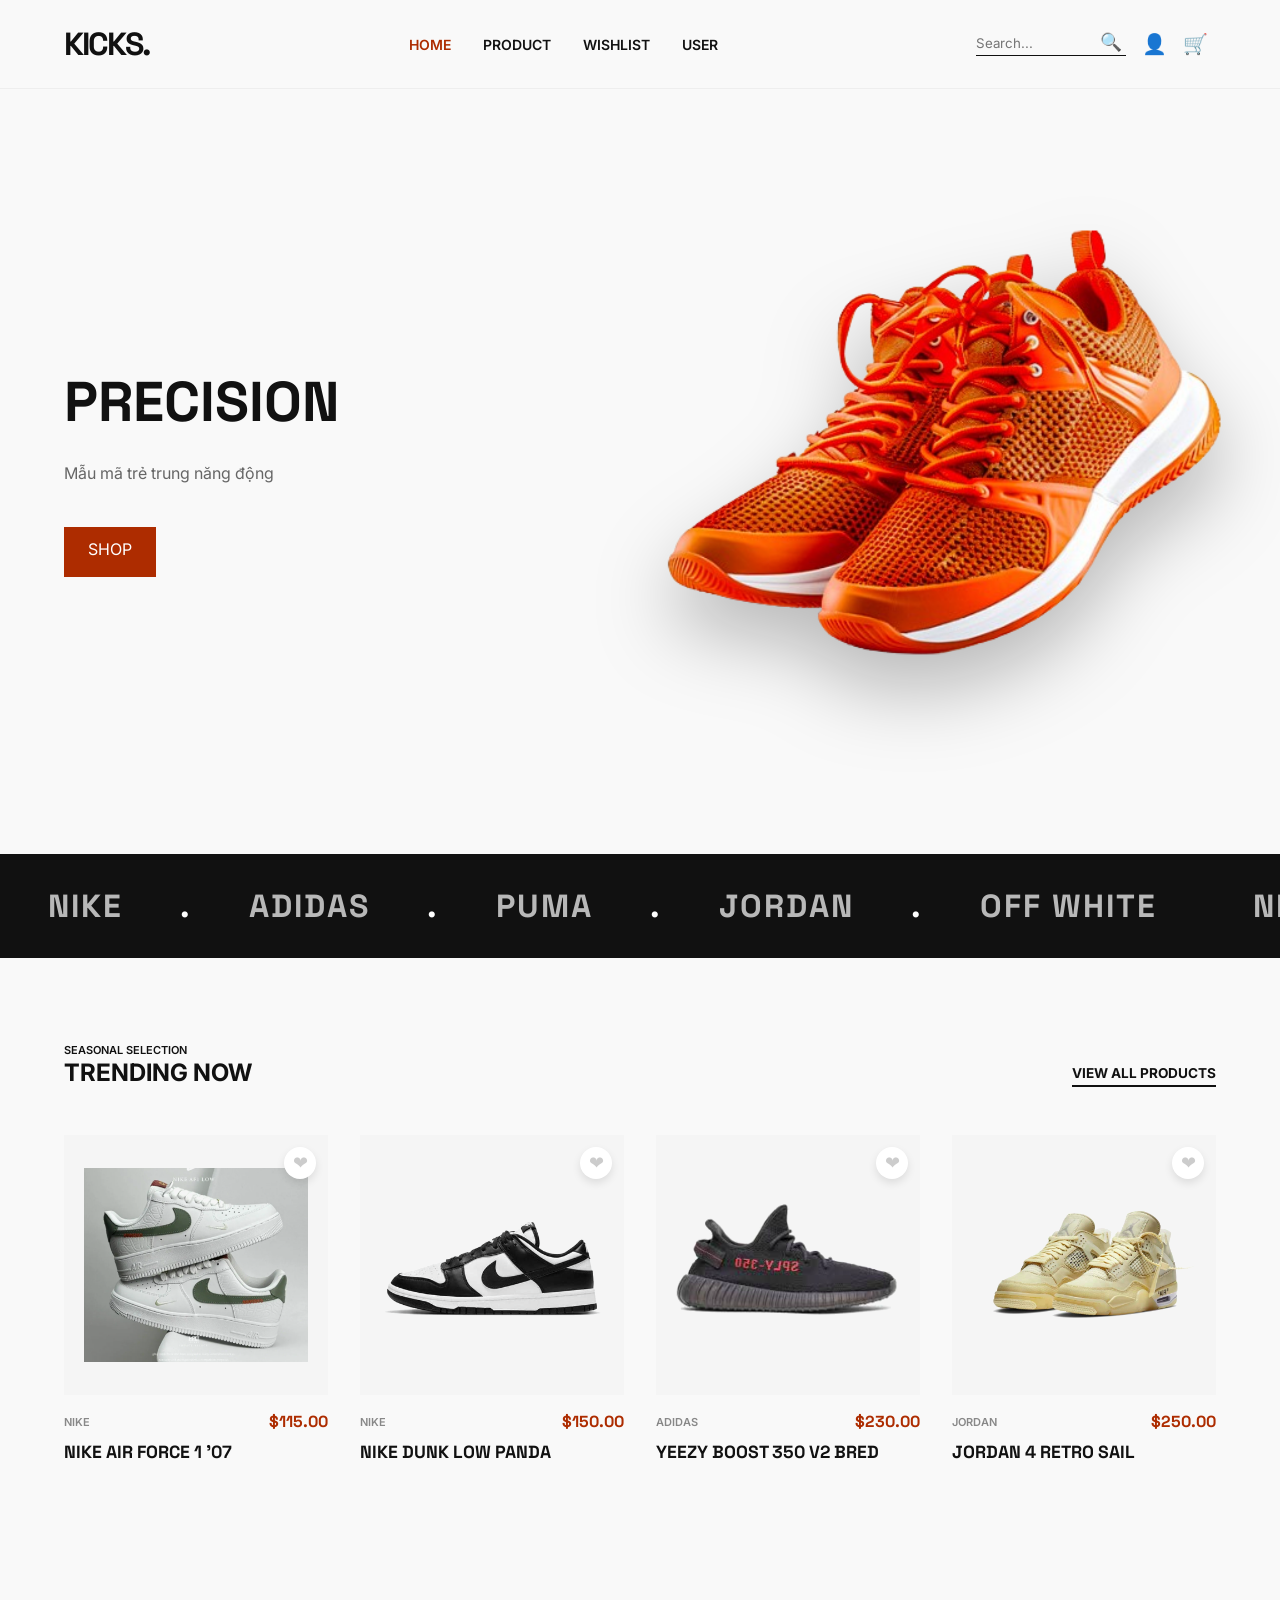
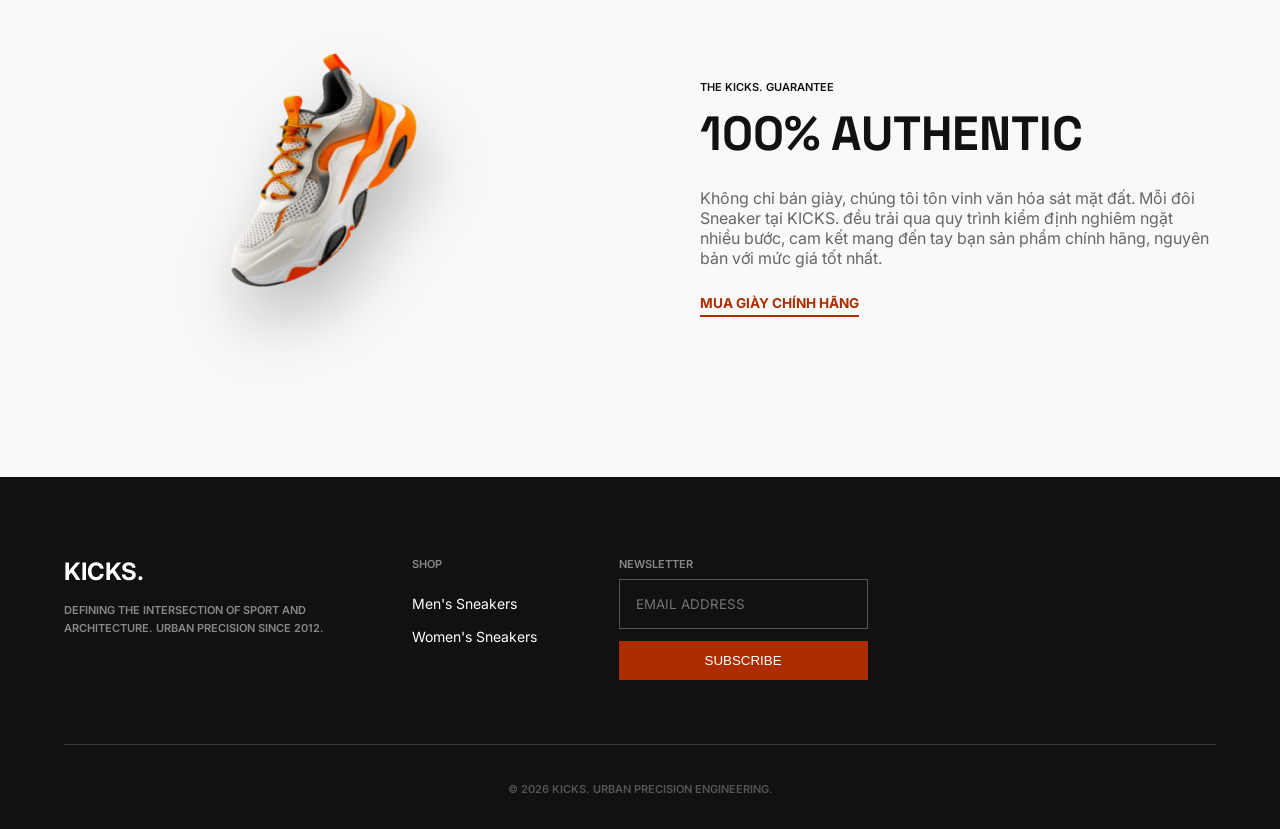
<file: index.html>
<!DOCTYPE html>
<html lang="en">
<head>
    <meta charset="UTF-8">
    <meta name="viewport" content="width=device-width, initial-scale=1.0">
    <title>KICKS. | Urban Precision Footwear</title>

    <link rel="stylesheet" href="css/base.css">
    <link rel="stylesheet" href="css/layout.css">
    <link rel="stylesheet" href="css/components.css">
    
    <link rel="stylesheet" href="css/pages/home.css">
    <link rel="stylesheet" href="css/pages/product.css">

</head>
<body>

    <div id="app-header"></div>

    <main class="home-page">
        
        <section class="hero-section">
            <div class="hero-content">
                <h1 class="display-lg" id="hero-title">
                    </h1>
                <p class="body-md text-gray" id="hero-subtitle"></p>
                
                <div class="hero-actions" id="hero-buttons">
                    </div>
            </div>
            
            <div class="hero-visual">
                <div class="tilted-square" id="hero-image-container">
                    </div>
            </div>
        </section>

        <div class="brand-ticker">
            <div class="ticker-content" id="home-brand-ticker">
                </div>
        </div>

        <section class="trending-section">
            <div class="section-header">
                <div>
                    <span class="label-sm text-primary">SEASONAL SELECTION</span>
                    <h2 class="headline-sm">TRENDING NOW</h2>
                </div>
                <a href="products.html" class="link-underline">VIEW ALL PRODUCTS</a>
            </div>

            <div class="home-product-grid" id="home-trending-list">
                </div>
        </section>

        <section class="promo-section">
            <div class="promo-visual" id="promo-image-container">
                </div>
            
            <div class="promo-content">
                <span class="label-sm text-primary" id="promo-tag"></span>
                <h2 class="display-lg" style="font-size: 3rem; margin-top: 8px;" id="promo-title"></h2>
                <p class="body-md text-gray" style="margin: 24px 0;" id="promo-desc"></p>
                
                <a href="#" class="link-underline text-primary" id="promo-link-text"></a>
            </div>
        </section>

    </main>

    <div id="app-footer"></div>
    <script src="js/toast.js"></script>
    <script src="js/main.js"></script>
</body>
</html>
</file>
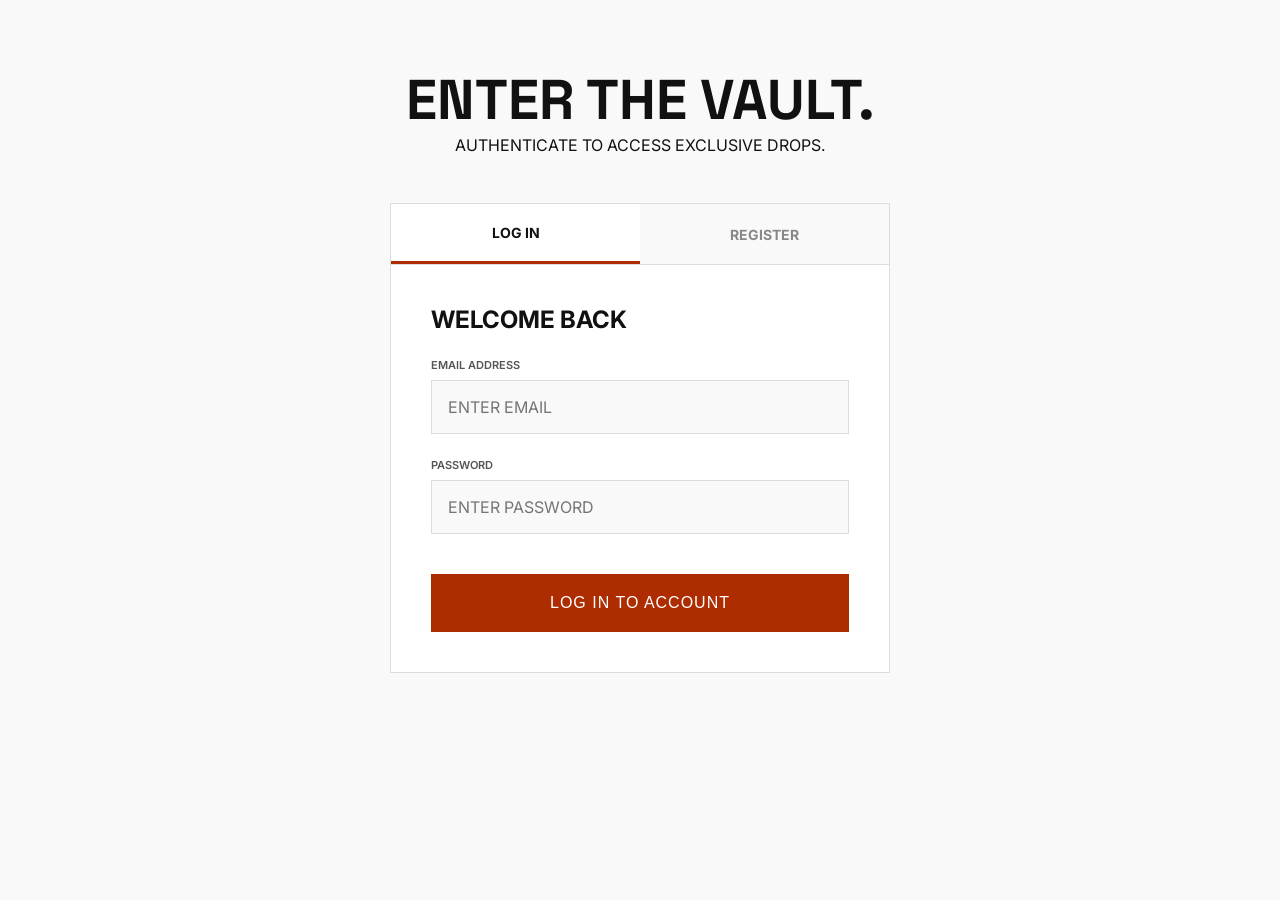
<file: auth.html>
<!DOCTYPE html>
<html lang="en">
<head>
    <meta charset="UTF-8">
    <meta name="viewport" content="width=device-width, initial-scale=1.0">
    <title>KICKS. | Enter The Vault</title>

    <link rel="stylesheet" href="css/base.css">
    <link rel="stylesheet" href="css/layout.css">
    <link rel="stylesheet" href="css/components.css">
    
    <link rel="stylesheet" href="css/pages/auth.css">
</head>
<body>
    <main class="auth-page">
        <div class="page-header">
            <h1 class="display-lg">ENTER THE <span class="text-primary">VAULT.</span></h1>
            <p class="body-md text-gray">AUTHENTICATE TO ACCESS EXCLUSIVE DROPS.</p>
        </div>

        <div class="auth-container">
            
            <div class="auth-tabs">
                <button class="auth-tab-btn active" data-target="login-section">LOG IN</button>
                <button class="auth-tab-btn" data-target="register-section">REGISTER</button>
            </div>

            <section class="auth-section" id="login-section">
                <h2 class="headline-sm" style="margin-bottom: 24px;">WELCOME BACK</h2>
                <form id="login-form">
                    <div class="input-group">
                        <label class="label-sm">EMAIL ADDRESS</label>
                        <input type="email" id="login-email" required placeholder="ENTER EMAIL">
                    </div>
                    <div class="input-group">
                        <label class="label-sm">PASSWORD</label>
                        <input type="password" id="login-password" required placeholder="ENTER PASSWORD">
                    </div>
                    <button type="submit" class="btn btn-primary btn-full">LOG IN TO ACCOUNT</button>
                </form>
            </section>

            <section class="auth-section" id="register-section" style="display: none;">
                <h2 class="headline-sm" style="margin-bottom: 24px;">CREATE ACCOUNT</h2>
                <form id="register-form">
                    <div class="input-group">
                        <label class="label-sm">FULL NAME</label>
                        <input type="text" id="reg-name" required placeholder="ENTER YOUR FULL NAME">
                    </div>
                    <div class="input-group">
                        <label class="label-sm">EMAIL ADDRESS</label>
                        <input type="email" id="reg-email" required placeholder="ENTER EMAIL">
                    </div>
                    <div class="input-group">
                        <label class="label-sm">PASSWORD</label>
                        <input type="password" id="reg-password" required placeholder="CREATE A PASSWORD">
                    </div>
                    <button type="submit" class="btn btn-outline btn-full">REGISTER NOW</button>
                </form>
            </section>

        </div>
    </main>
    <script src="js/toast.js"></script>
    <script src="js/main.js"></script>
    <script src="js/auth.js"></script>
</body>
</html>
</file>
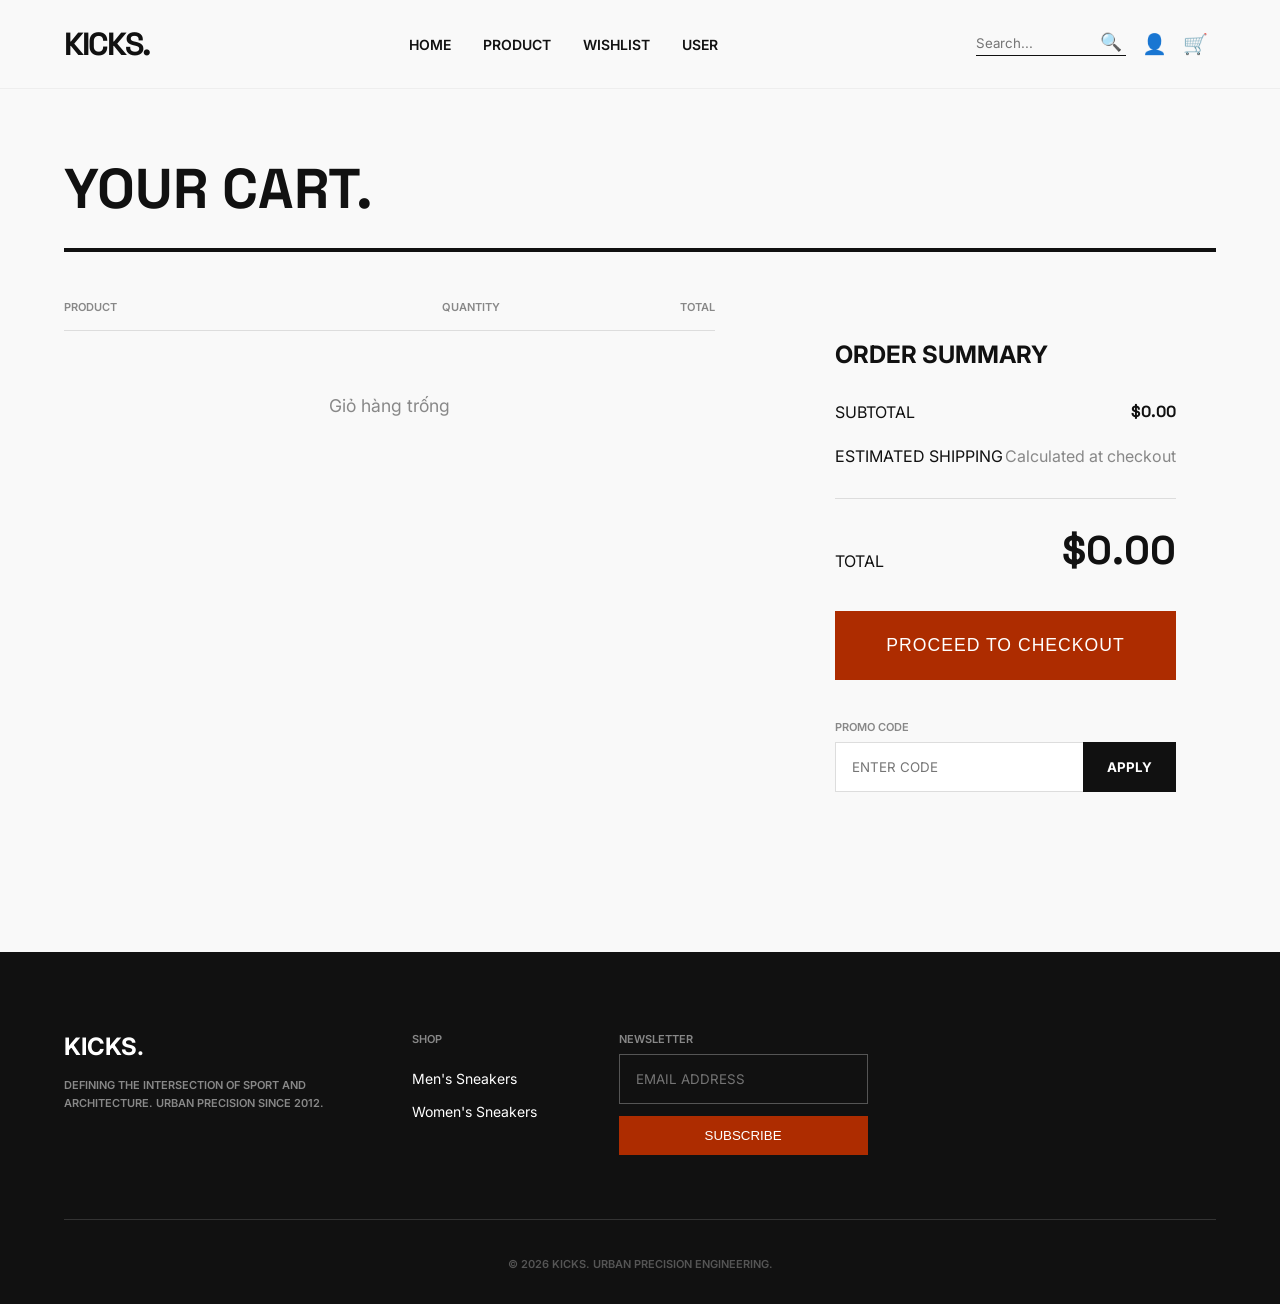
<file: cart.html>
<!DOCTYPE html>
<html lang="en">
<head>
    <meta charset="UTF-8">
    <meta name="viewport" content="width=device-width, initial-scale=1.0">
    <title>KICKS. | Shopping Cart</title>

    <link rel="stylesheet" href="css/base.css">
    <link rel="stylesheet" href="css/layout.css">
    <link rel="stylesheet" href="css/components.css">
    
    <link rel="stylesheet" href="css/pages/cart.css">
</head>
<body>

    <div id="app-header"></div>

    <main class="cart-page">
        
        <div class="page-header">
            <h1 class="display-lg">YOUR <span class="text-primary">CART.</span></h1>
            <p class="body-md text-gray" id="cart-item-count"></p>
        </div>

        <div class="cart-layout">
            
            <section class="cart-items-section">
                <div class="cart-table-header label-sm text-gray">
                    <div class="col-product">PRODUCT</div>
                    <div class="col-quantity">QUANTITY</div>
                    <div class="col-total">TOTAL</div>
                </div>

                <div class="cart-items-container" id="cart-item-list">
                    </div>
            </section>

            <aside class="cart-summary-section">
                <div class="summary-box">
                    <h2 class="headline-sm" style="margin-bottom: 32px;">ORDER SUMMARY</h2>
                    
                    <div class="summary-row">
                        <span class="body-md">SUBTOTAL</span>
                        <span class="body-md font-bold" id="summary-subtotal"></span>
                    </div>
                    
                    <div class="summary-row">
                        <span class="body-md">ESTIMATED SHIPPING</span>
                        <span class="body-md text-gray">Calculated at checkout</span>
                    </div>

                    <div class="summary-divider"></div>

                    <div class="summary-row total-row">
                        <span class="headline-sm">TOTAL</span>
                        <span class="display-sm text-primary" id="summary-total"></span>
                    </div>

                    <button class="btn btn-primary btn-full checkout-btn" id="btn-checkout">PROCEED TO CHECKOUT</button>

                    <div class="promo-code-container">
                        <p class="label-sm text-gray" style="margin-bottom: 8px;">PROMO CODE</p>
                        <div class="promo-input-group">
                            <input type="text" placeholder="ENTER CODE" class="promo-input">
                            <button class="btn-outline apply-btn">APPLY</button>
                        </div>
                    </div>
                </div>
            </aside>

        </div>
    </main>

    <div id="app-footer"></div>
    <script src="js/toast.js"></script>
    <script src="js/cart.js"></script>
    <script src="js/main.js"></script>
</body>
</html>
</file>
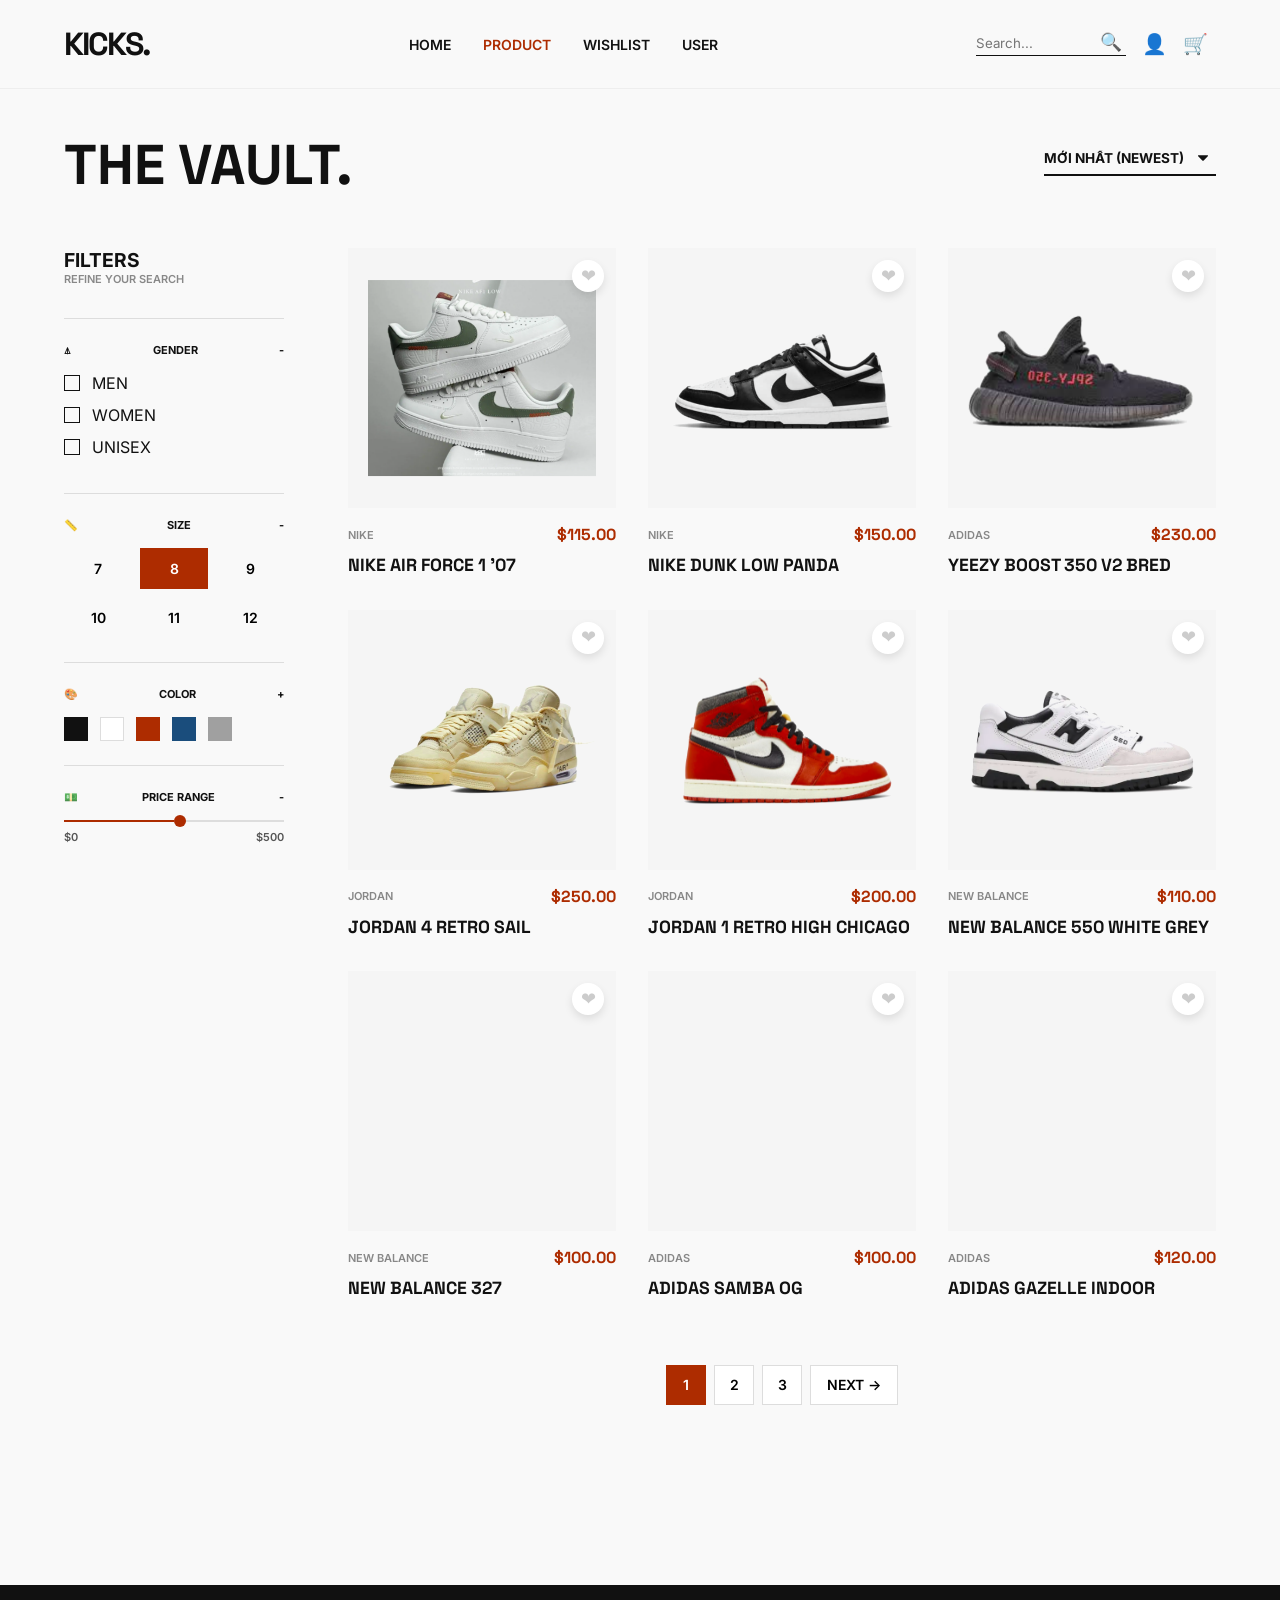
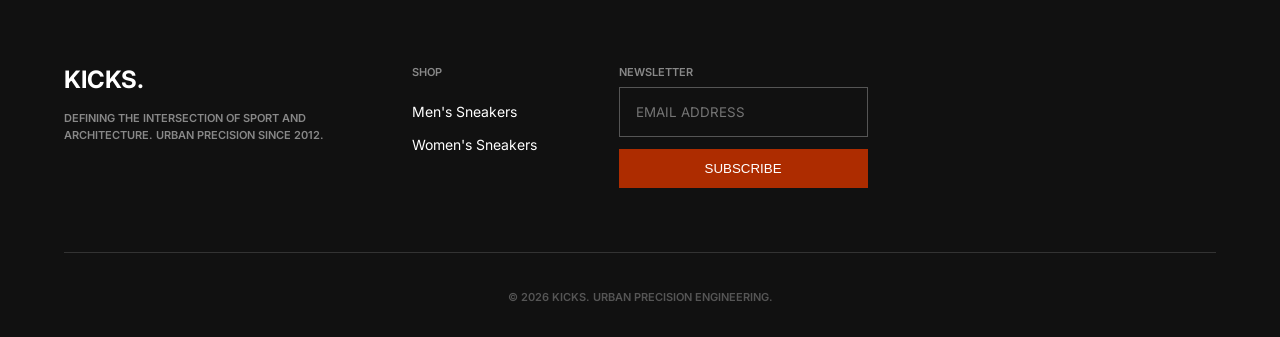
<file: checkout.html>
<!DOCTYPE html>
<html lang="en">
<head>
    <meta charset="UTF-8">
    <meta name="viewport" content="width=device-width, initial-scale=1.0">
    <title>KICKS. | Checkout</title>

    <link rel="stylesheet" href="css/base.css">
    <link rel="stylesheet" href="css/layout.css">
    <link rel="stylesheet" href="css/components.css">
    <link rel="stylesheet" href="css/pages/checkout.css">
</head>
<body>

    <div id="app-header"></div>

    <main class="checkout-page">
        <div class="page-header">
            <h1 class="display-lg">CHECKOUT.</h1>
            <p class="body-md text-gray">HOÀN TẤT ĐƠN HÀNG CỦA BẠN.</p>
        </div>

        <div class="checkout-layout">
            
            <section class="checkout-form-section">
                <h2 class="headline-sm form-section-title">THÔNG TIN GIAO HÀNG</h2>
                <form id="checkout-form" class="checkout-form">
                    
                    <div class="form-row">
                        <div class="input-group">
                            <label>HỌ VÀ TÊN</label>
                            <input type="text" id="co-name" required placeholder="Nhập họ và tên">
                        </div>
                        <div class="input-group">
                            <label>SỐ ĐIỆN THOẠI</label>
                            <input type="tel" id="co-phone" required placeholder="Nhập số điện thoại">
                        </div>
                    </div>
                    
                    <div class="input-group">
                        <label>EMAIL</label>
                        <input type="email" id="co-email" required placeholder="Nhập email liên hệ">
                    </div>

                    <div class="input-group">
                        <label>ĐỊA CHỈ NHẬN HÀNG</label>
                        <textarea id="co-address" rows="3" required placeholder="Số nhà, Tên đường, Phường/Xã, Quận/Huyện..."></textarea>
                    </div>

                    <h2 class="headline-sm form-section-title mt-40">PHƯƠNG THỨC THANH TOÁN</h2>
                    <div class="payment-methods">
                        <label class="payment-method active">
                            <input type="radio" name="payment" value="COD" checked>
                            <span>Thanh toán khi nhận hàng (COD)</span>
                        </label>
                        <label class="payment-method">
                            <input type="radio" name="payment" value="BANK">
                            <span>Chuyển khoản ngân hàng</span>
                        </label>
                    </div>

                    <button type="submit" class="btn btn-primary btn-full btn-checkout-submit">XÁC NHẬN ĐẶT HÀNG</button>
                </form>
            </section>

            <aside class="checkout-summary-section">
                <div class="summary-box">
                    <h2 class="headline-sm summary-title">ORDER SUMMARY</h2>
                    
                    <div id="checkout-item-list" class="checkout-items">
                        </div>

                    <div class="summary-divider"></div>

                    <div class="summary-row">
                        <span>Tạm tính</span>
                        <span class="font-bold" id="co-subtotal">$0.00</span>
                    </div>
                    
                    <div class="summary-row">
                        <span>Phí vận chuyển</span>
                        <span class="text-gray">Miễn phí</span>
                    </div>

                    <div class="summary-divider"></div>

                    <div class="summary-row total-row">
                        <span class="headline-sm">TỔNG CỘNG</span>
                        <span class="display-sm text-primary" id="co-total">$0.00</span>
                    </div>
                </div>
            </aside>

        </div>
    </main>

    <div id="app-footer"></div>

    <script src="js/main.js"></script>
    <script src="js/checkout.js"></script>
</body>
</html>
</file>
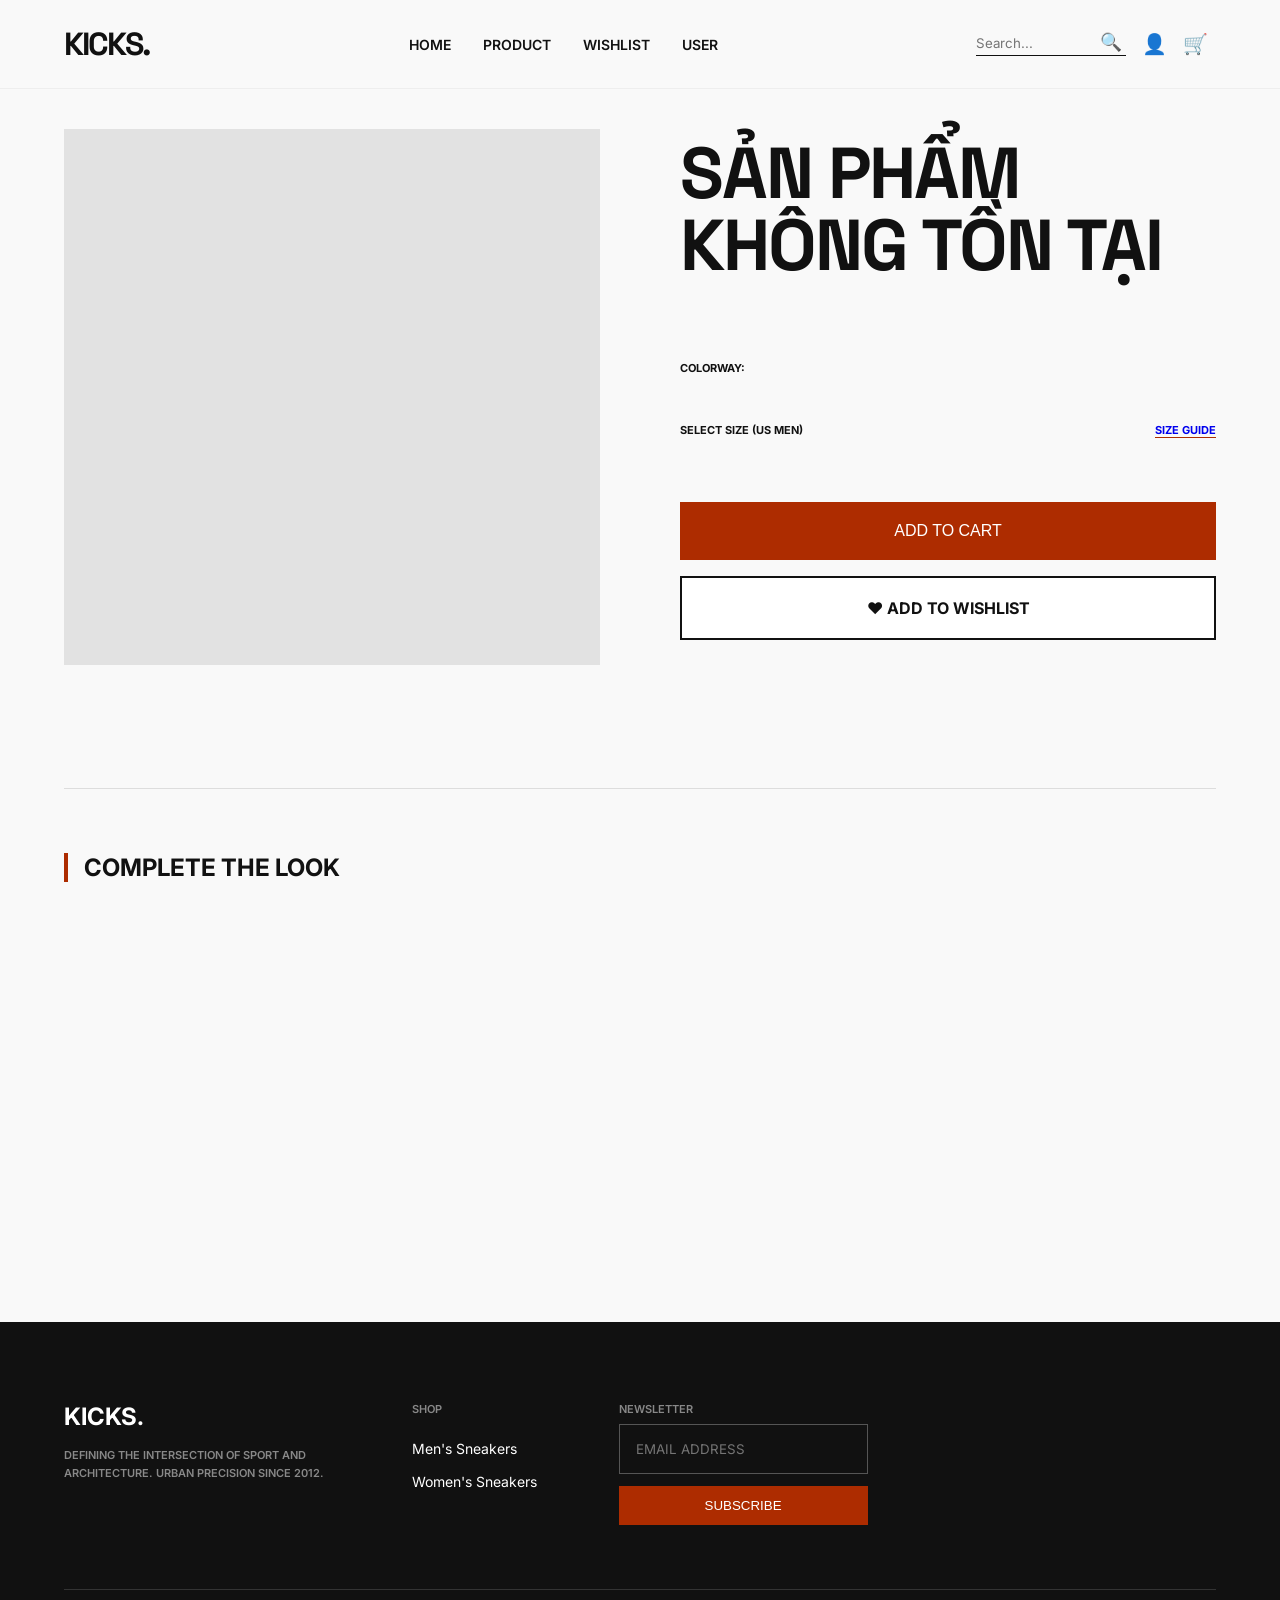
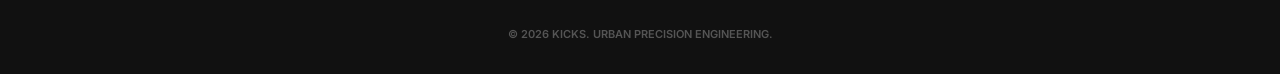
<file: product-detail.html>
<!DOCTYPE html>
<html lang="en">
<head>
    <meta charset="UTF-8">
    <meta name="viewport" content="width=device-width, initial-scale=1.0">
    <title>KICKS. | Product Detail</title>

    <link rel="stylesheet" href="css/base.css">
    <link rel="stylesheet" href="css/layout.css">
    <link rel="stylesheet" href="css/components.css">
    <link rel="stylesheet" href="css/pages/product.css">
    
    <link rel="stylesheet" href="css/pages/product-detail.css">
</head>
<body style="background-color: #f9f9f9;">

    <div id="app-header"></div>

    <main class="pdp-container">
        
        <div class="breadcrumb label-sm" id="pdp-breadcrumb"></div>

        <div class="pdp-main-split">
            
            <div class="pdp-gallery">
                <div class="main-image-container" id="pdp-main-image"></div>
                
                <div class="thumbnail-grid" id="pdp-thumbnails"></div>
            </div>

            <div class="pdp-info">
                
                <div class="info-header">
                    <div class="label-sm text-gray" id="pdp-brand-edition"></div>
                    <h1 class="display-lg pdp-title" id="pdp-title"></h1>
                    <div class="pdp-price text-primary" id="pdp-price"></div>
                </div>

                <div class="body-md text-gray pdp-description" id="pdp-description"></div>

                <div class="pdp-option-section">
                    <div class="option-header label-sm">
                        <span>COLORWAY: <span id="pdp-selected-color"></span></span>
                    </div>
                    <div class="color-swatches" id="pdp-color-grid"></div>
                </div>

                <div class="pdp-option-section">
                    <div class="option-header label-sm">
                        <span>SELECT SIZE (US MEN)</span>
                        <a href="#" class="size-guide-link text-primary">SIZE GUIDE</a>
                    </div>
                    <div class="size-grid" id="pdp-size-grid"></div>
                </div>

                <div class="pdp-actions">
                    <button class="btn btn-primary btn-full" id="btn-add-cart">ADD TO CART</button>
                    <button class="btn btn-outline btn-full" id="btn-add-wishlist">♥ ADD TO WISHLIST</button>
                </div>

                <div class="pdp-accordions" id="pdp-accordion-list">
                    </div>

            </div>
        </div>

        <section class="pdp-cross-sell">
            <div class="section-title-bar">
                <h2 class="headline-sm">COMPLETE THE LOOK</h2>
            </div>
            
            <div class="cross-sell-grid" id="pdp-cross-sell-list"></div>
        </section>

    </main>

    <div id="app-footer"></div>
    <script src="js/toast.js"></script>
    <script src="js/cart.js"></script>
    <script src="js/main.js"></script>
</body>
</html>
</file>
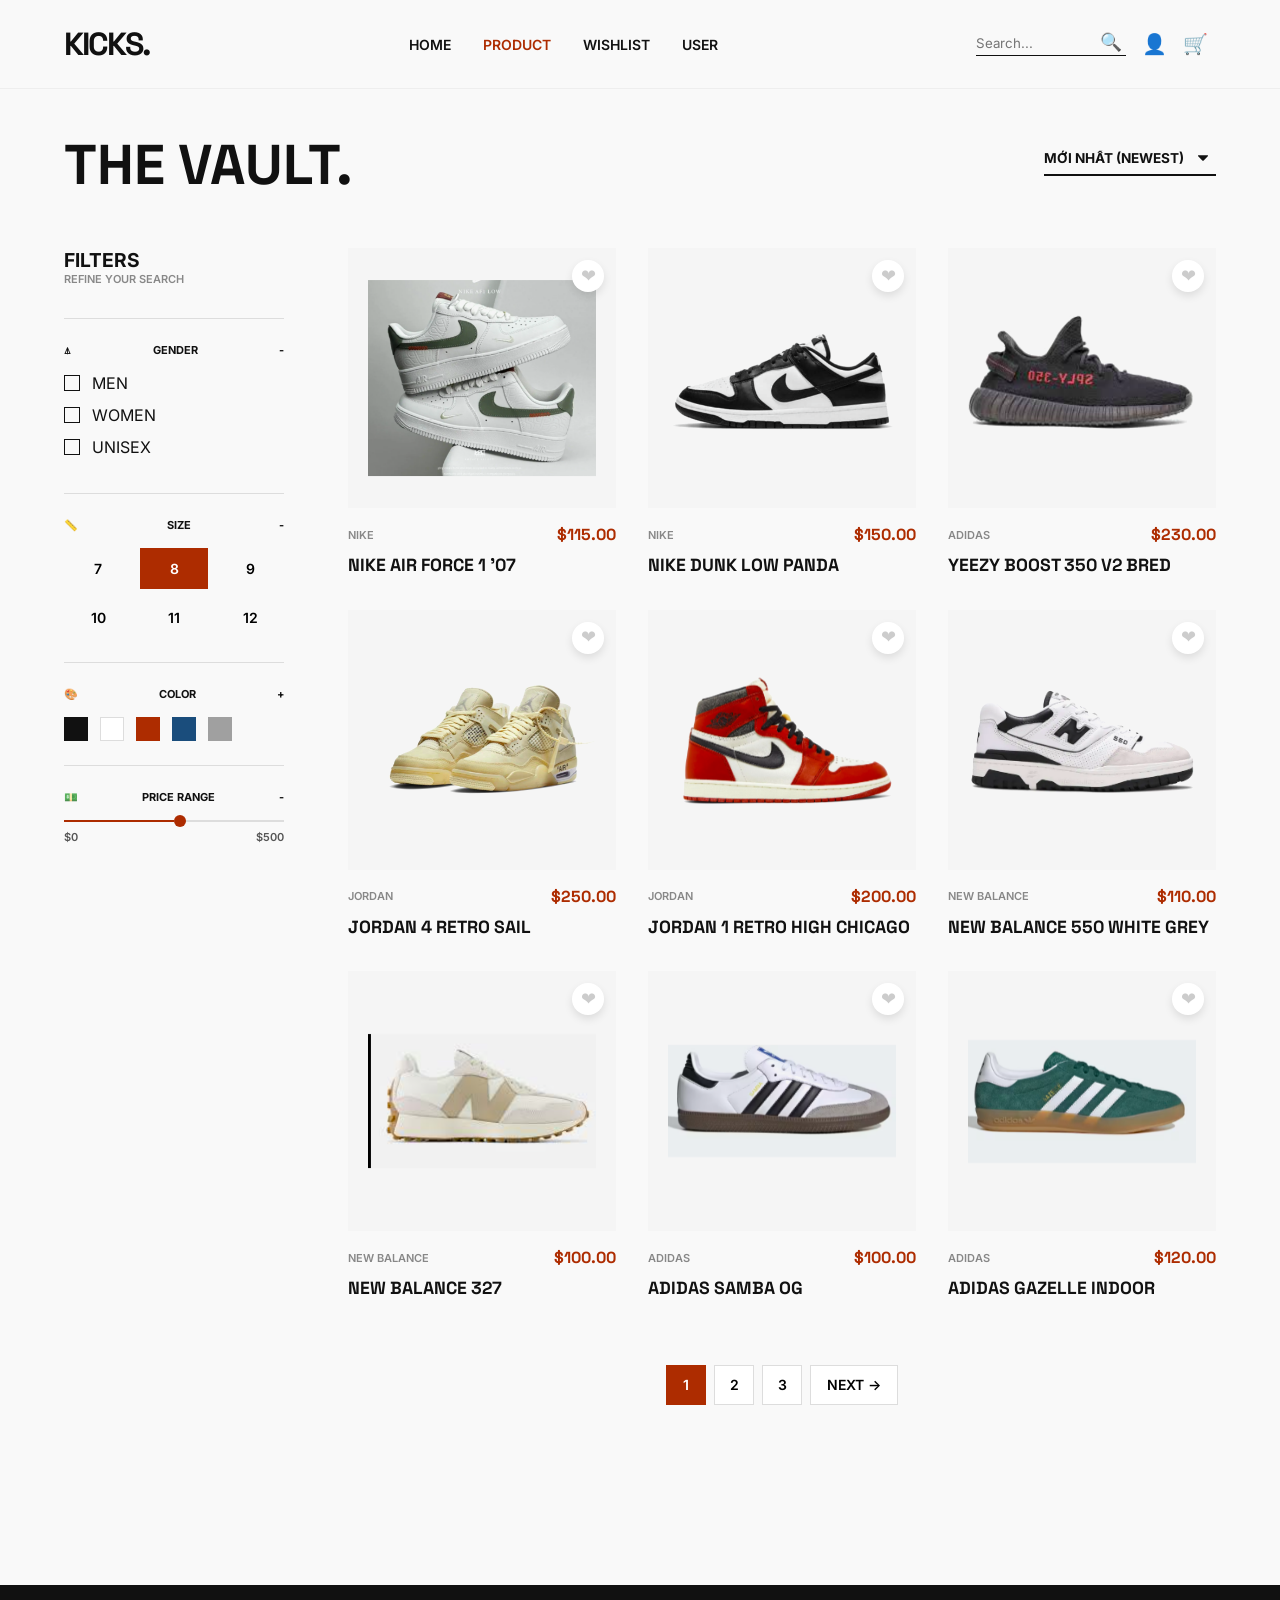
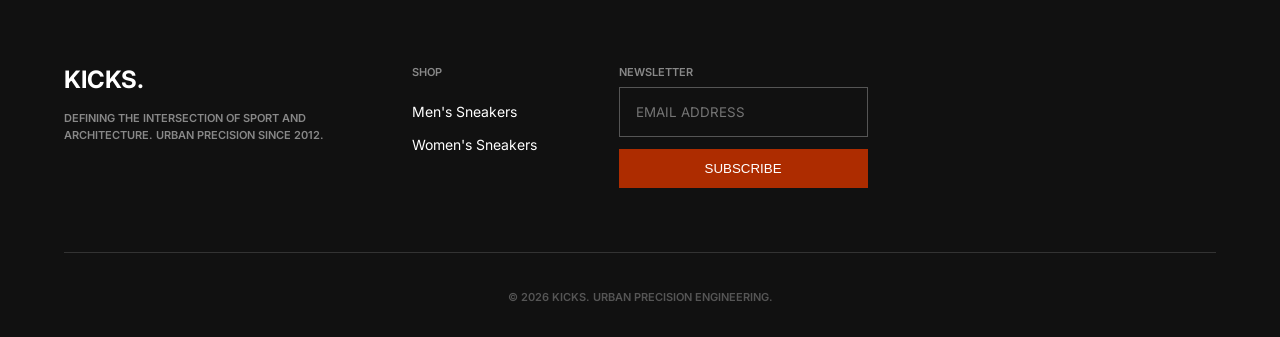
<file: products.html>
<!DOCTYPE html>
<html lang="en">
<head>
    <meta charset="UTF-8">
    <meta name="viewport" content="width=device-width, initial-scale=1.0">
    <title>KICKS. | The Vault - Men's Footwear</title>

    <link rel="stylesheet" href="css/base.css">
    <link rel="stylesheet" href="css/layout.css">
    <link rel="stylesheet" href="css/components.css">
    
    <link rel="stylesheet" href="css/pages/product.css">
</head>
<body>

    <div id="app-header"></div>

    <main class="vault-page">
        <div class="page-header">
            <div class="title-row">
                <h1 class="display-lg">THE <span class="text-primary">VAULT.</span></h1>
                <div class="sort-container">
                <select id="price-sort-select" class="sort-dropdown">
                <option value="default">MỚI NHẤT (NEWEST)</option>
                <option value="price-asc">GIÁ TĂNG DẦN</option>
                <option value="price-desc">GIÁ GIẢM DẦN</option>
    </select>
</div>
            </div>
        </div>

        <div class="plp-layout">
            
            <aside class="sidebar-filters">
                <div class="filter-header">
                    <h3 class="headline-sm" style="font-size: 1.2rem;">FILTERS</h3>
                    <p class="label-sm" style="color: #888;">REFINE YOUR SEARCH</p>
                </div>

                <div class="filter-group">
                    <div class="filter-title label-sm"><span>⍋</span> GENDER <span>-</span></div>
                    
                    <label class="custom-checkbox">
                        <input type="checkbox" class="gender-filter-cb" value="MEN">
                        <span class="checkmark"></span>
                        <span class="body-md">MEN</span>
                    </label>
                    
                    <label class="custom-checkbox">
                        <input type="checkbox" class="gender-filter-cb" value="WOMEN">
                        <span class="checkmark"></span>
                        <span class="body-md">WOMEN</span>
                    </label>

                    <label class="custom-checkbox">
                        <input type="checkbox" class="gender-filter-cb" value="UNISEX">
                        <span class="checkmark"></span>
                        <span class="body-md">UNISEX</span>
                    </label>
                </div>

                <div class="filter-group">
                    <div class="filter-title label-sm"><span>📏</span> SIZE <span>-</span></div>
                    <div class="size-grid">
                        <button class="size-btn">7</button>
                        <button class="size-btn active">8</button>
                        <button class="size-btn">9</button>
                        <button class="size-btn">10</button>
                        <button class="size-btn">11</button>
                        <button class="size-btn">12</button>
                    </div>
                </div>

                <div class="filter-group">
                    <div class="filter-title label-sm"><span>🎨</span> COLOR <span>+</span></div>
                    <div class="color-swatches">
                        <div class="swatch" style="background: #111;"></div>
                        <div class="swatch" style="background: #fff; border: 1px solid #ddd;"></div>
                        <div class="swatch" style="background: var(--primary);"></div>
                        <div class="swatch" style="background: #1a4d7c;"></div>
                        <div class="swatch" style="background: #a0a0a0;"></div>
                    </div>
                </div>

                <div class="filter-group">
                    <div class="filter-title label-sm"><span>💵</span> PRICE RANGE <span>-</span></div>
                    <div class="price-slider">
                        <div class="slider-track">
                            <div class="slider-fill" style="width: 50%;"></div>
                            <div class="slider-thumb" style="left: 50%;"></div>
                        </div>
                        <div class="price-labels label-sm">
                            <span>$0</span>
                            <span>$500</span>
                        </div>
                    </div>
                </div>
            </aside>

            <section class="products-container">
                
                <div class="vault-grid" id="product-list">
                    </div>

                <div class="pagination">
                    <button class="page-btn active">1</button>
                    <button class="page-btn">2</button>
                    <button class="page-btn">3</button>
                    <button class="page-btn next-btn">NEXT →</button>
                </div>
            </section>
        </div>
    </main>

    <div id="app-footer"></div>

    <script src="js/main.js"></script>
</body>
</html>
</file>
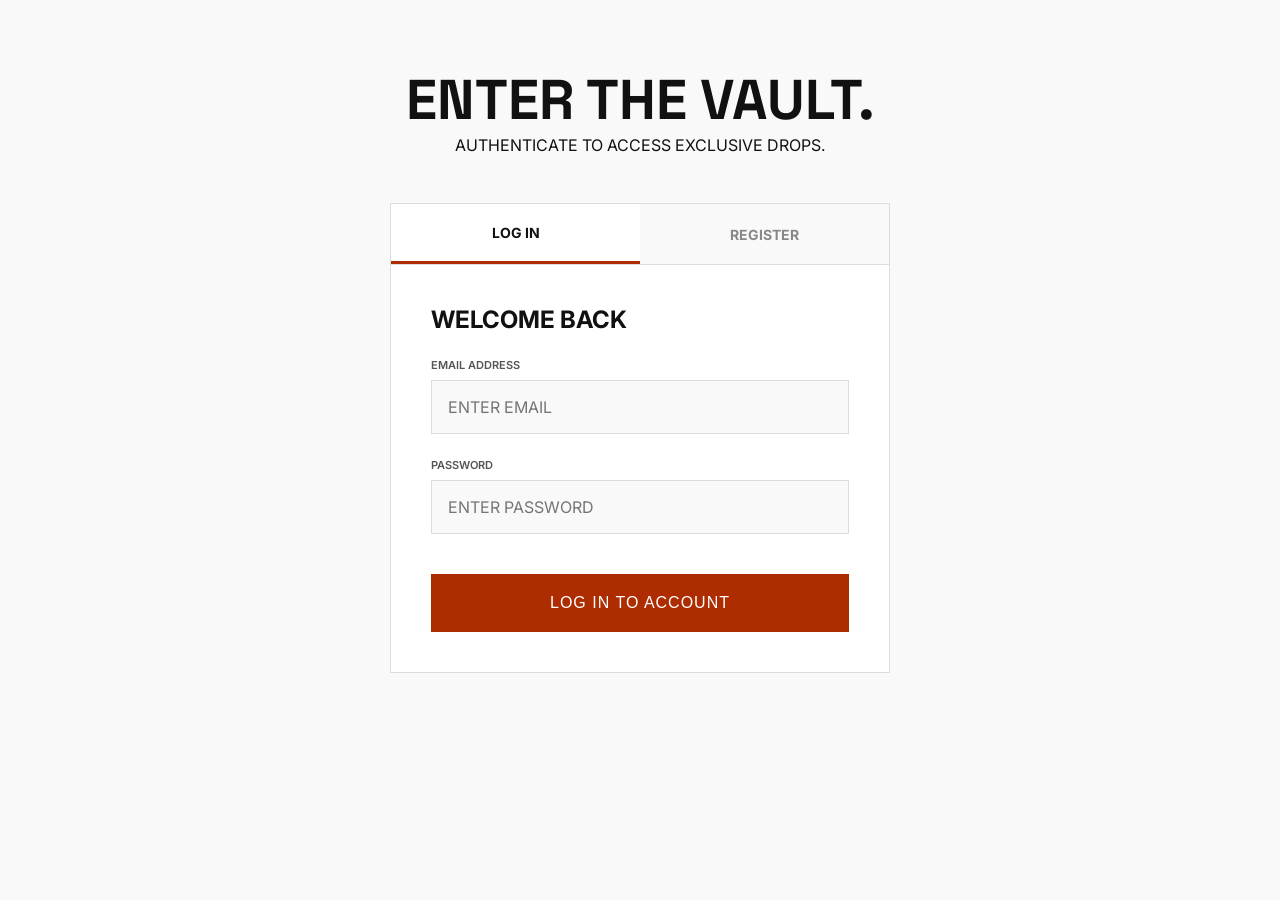
<file: user-profile.html>
<!DOCTYPE html>
<html lang="en">
<head>
    <meta charset="UTF-8">
    <meta name="viewport" content="width=device-width, initial-scale=1.0">
    <title>KICKS. | User Account</title>

    <link rel="stylesheet" href="css/base.css">
    <link rel="stylesheet" href="css/layout.css">
    <link rel="stylesheet" href="css/components.css">
    <link rel="stylesheet" href="css/pages/user.css">
</head>
<body style="background-color: #f9f9f9;">

    <div id="app-header"></div>

    <main class="user-dashboard-layout">
        
        <aside class="user-sidebar">
            <div class="user-profile-summary" id="user-info-container"></div>

            <nav class="sidebar-menu">
                <button class="menu-item active" data-target="tab-dashboard">
                    <span class="icon">⊞</span> DASHBOARD
                </button>
                <button class="menu-item" data-target="tab-profile">
                    <span class="icon">⚙</span> PROFILE SETTINGS
                </button>
                <button class="menu-item " data-target="tab-orders">
                    <span class="icon">📦</span> ORDER HISTORY
                </button>
                </nav>
        </aside>

        <section class="user-content">
            
            <div id="tab-dashboard" class="tab-content" style="display: block;">
                <div class="content-header">
                    <h1 class="display-lg">DASHBOARD</h1>
                    <p class="body-md text-gray">OVERVIEW OF YOUR ACCOUNT.</p>
                </div>
                <div id="dashboard-container" style="min-height: 300px; background: white;"></div>
            </div>

            <div id="tab-profile" class="tab-content" style="display: none;">
                <div class="content-header">
                    <h1 class="display-lg">PROFILE SETTINGS</h1>
                    <p class="body-md text-gray">MANAGE YOUR PERSONAL DETAILS.</p>
                </div>
                
                <form id="profile-form" class="user-form">
                    <div class="form-row">
                        <div class="form-group">
                            <label>HỌ VÀ TÊN</label>
                            <input type="text" id="user-name" value="anh anh">
                        </div>
                        <div class="form-group">
                            <label>SỐ ĐIỆN THOẠI</label>
                            <input type="tel" id="user-phone" placeholder="Nhập số điện thoại">
                        </div>
                    </div>
                    
                    <div class="form-group">
                        <label>EMAIL (KHÔNG THỂ ĐỔI)</label>
                        <input type="email" id="user-email" value="a@gmail.com" disabled style="background: #f5f5f5;">
                    </div>

                    <div class="form-group">
                        <label>ĐỊA CHỈ NHẬN HÀNG</label>
                        <textarea id="user-address" rows="3" placeholder="Số nhà, Tên đường, Phường/Xã, Quận/Huyện, Tỉnh/Thành phố..."></textarea>
                    </div>

                    <div class="form-group">
                        <label>MẬT KHẨU MỚI (Để trống nếu không đổi)</label>
                        <input type="password" id="user-password" placeholder="••••••••">
                    </div>

                    <button type="button" class="btn-primary" style="margin-top: 16px;">LƯU THAY ĐỔI</button>
                </form>
            </div>

            <div id="tab-orders" class="tab-content" style="display: none;">
                <div class="content-header">
                    <h1 class="display-lg">ORDER HISTORY</h1>
                    <p class="body-md text-gray">REVIEW AND TRACK YOUR RECENT STREET ACQUISITIONS.</p>
                </div>

                <div class="stats-grid">
                    <div class="stat-card">
                        <span class="stat-label">TOTAL SPENT</span>
                        <span class="stat-value" id="stat-total-spent">$0.00</span>
                    </div>
                    <div class="stat-card">
                        <span class="stat-label">ACTIVE SHIPMENTS</span>
                        <span class="stat-value" id="stat-active-shipments">0</span>
                    </div>
                    <div class="stat-card">
                        <span class="stat-label">LOYALTY TIER</span>
                        <span class="stat-value text-primary" id="stat-loyalty-tier">New</span>
                    </div>
                </div>

                <div class="order-list-container">
                    <p class="text-gray">Bạn chưa có đơn hàng nào. <a href="products.html" style="color: #ba2d11;">Mua sắm ngay</a></p>
                </div>

                <div class="missing-something">
                    <div>
                        <h3 class="headline-sm">MISSING SOMETHING?</h3>
                        <p class="body-md text-gray">Orders typically appear here within 5 minutes of checkout. If you're missing an entry, please contact our urban support team.</p>
                    </div>
                    <a href="#" class="link-primary-bold">CONTACT SUPPORT</a>
                </div>
            </div>

            </section>
    </main>

    <div id="app-footer"></div>
    <script src="js/toast.js"></script>
    <script src="js/main.js"></script>
    <script src="js/user.js"></script>
</body>
</html>
</file>
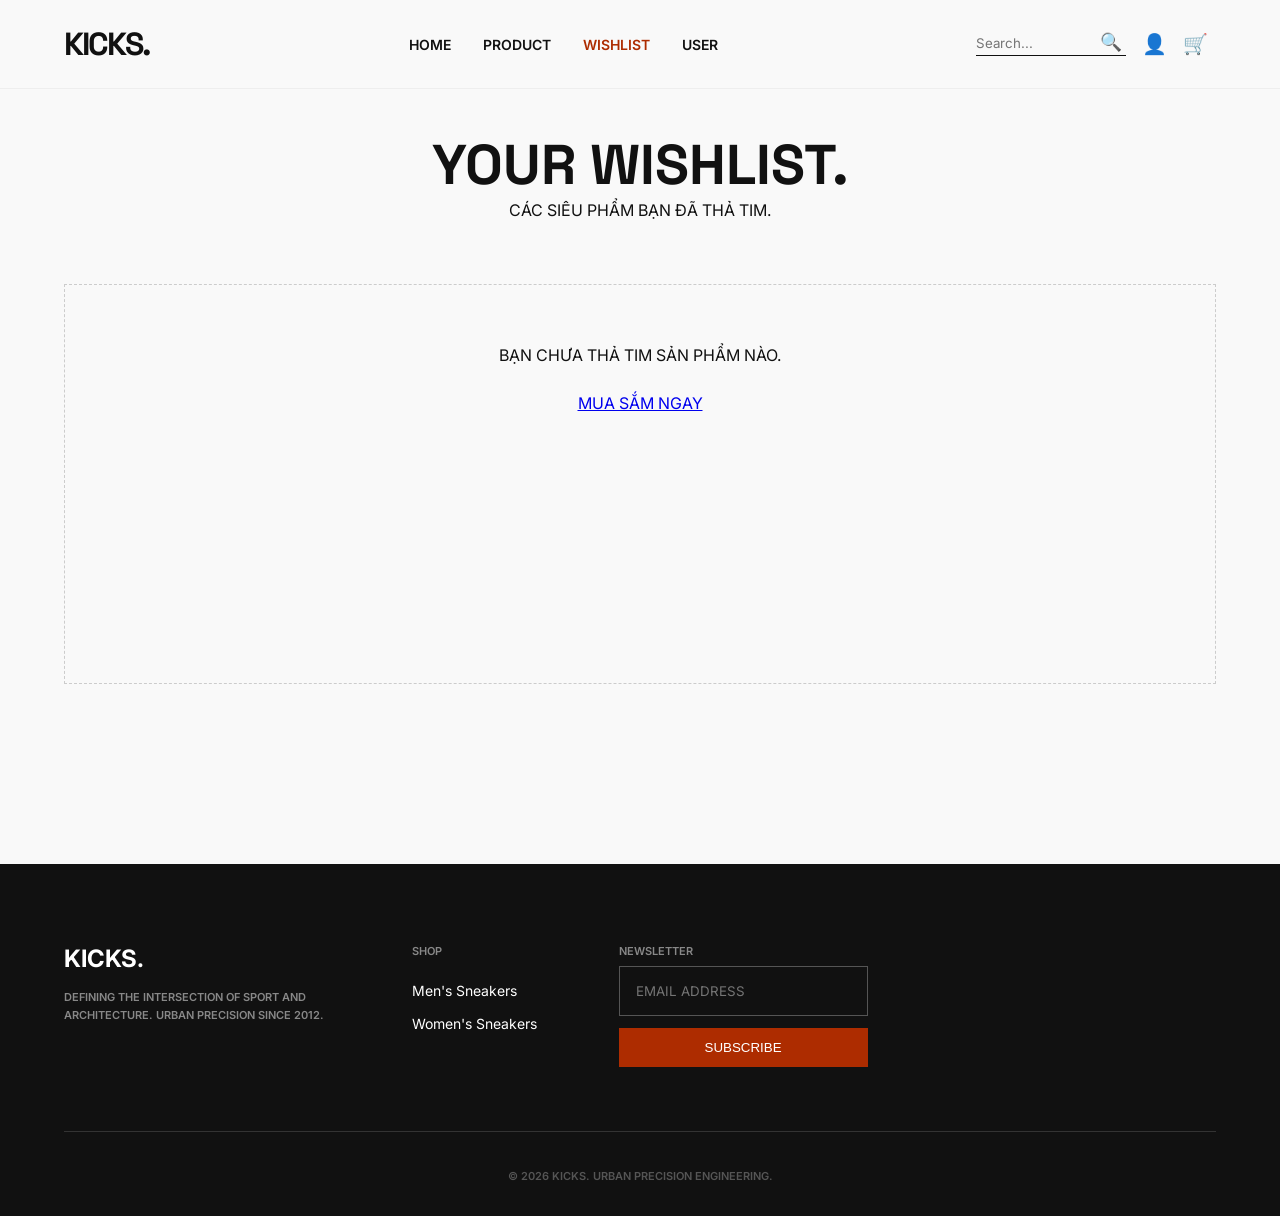
<file: wishlist.html>
<!DOCTYPE html>
<html lang="en">
<head>
    <meta charset="UTF-8">
    <meta name="viewport" content="width=device-width, initial-scale=1.0">
    <title>KICKS. | Your Wishlist</title>

    <link rel="stylesheet" href="css/base.css">
    <link rel="stylesheet" href="css/layout.css">
    <link rel="stylesheet" href="css/components.css">
    <link rel="stylesheet" href="css/pages/product.css">
</head>
<body>

    <div id="app-header"></div>

    <main class="vault-page">
        
        <div class="page-header wishlist-header">
            <h1 class="display-lg">YOUR <span class="text-primary">WISHLIST.</span></h1>
            <p class="body-md text-gray">CÁC SIÊU PHẨM BẠN ĐÃ THẢ TIM.</p>
        </div>

        <div id="standalone-wishlist-grid" class="vault-grid wishlist-grid-layout"></div>
        
    </main>

    <div id="app-footer"></div>

    <script src="js/main.js"></script>
    <script src="js/wishlist.js"></script>
</body>
</html>
</file>
<file: css/base.css>
/* css/base.css */
@import url('https://fonts.googleapis.com/css2?family=Inter:wght@400;500;600&family=Space+Grotesk:wght@500;700&display=swap');

:root {
    --primary: #ad2c00; 
    --surface: #f9f9f9; 
    --on-surface: #111111; 
}

* {
    margin: 0; padding: 0;
    box-sizing: border-box;
    border-radius: 0 !important; 
}

body {
    background-color: var(--surface);
    color: var(--on-surface);
    font-family: 'Inter', sans-serif;
}

/* Các class chữ dùng chung */
.display-lg { font-family: 'Space Grotesk', sans-serif; font-size: 3.5rem; font-weight: 700; }
.label-sm { font-family: 'Inter', sans-serif; font-size: 0.6875rem; font-weight: 600; text-transform: uppercase; }
/* Responsive font sizes */
@media (max-width: 767px) {
    .display-lg { 
        font-size: 2rem; 
}
    .label-sm { 
        font-size: 0.5rem; 
}
}

@media (min-width: 768px) and (max-width: 1023px) {
    .display-lg { 
        font-size: 2.5rem; 
}
    .label-sm { 
        font-size: 0.6rem; 
}
}
</file>
<file: css/layout.css>
/* =========================================================
   HEADER (THANH ĐIỀU HƯỚNG TRÊN CÙNG)
   ========================================================= */
.site-header {
    display: flex; 
    justify-content: space-between; 
    align-items: center;
    padding: 24px 64px; 
    
    /* Làm mờ nền khi cuộn trang */
    background: rgba(249, 249, 249, 0.95); 
    backdrop-filter: blur(10px); 
    border-bottom: 1px solid #eee;
    
    /* Dính chặt lên trần nhà khi cuộn */
    position: sticky; 
    top: 0; 
    z-index: 1000;
}

.site-header .logo a {
    font-family: 'Space Grotesk', sans-serif;
    font-size: 2rem;
    font-weight: 700;
    letter-spacing: -2px;
    text-decoration: none;
    color: var(--on-surface);
}

/* Các link menu ở giữa */
.main-nav {
    display: flex;
    gap: 32px;
}

.main-nav a { 
    font-family: 'Inter', sans-serif;
    font-size: 0.875rem;
    font-weight: 600;
    text-transform: uppercase;
    color: var(--on-surface);
    text-decoration: none; 
    transition: color 0.2s;
}

.main-nav a:hover,
.main-nav a.active { 
    color: var(--primary); /* Đổi màu cam khi di chuột vào */
}

/* Các icon góc phải (Search, User, Cart) */
.nav-actions {
    display: flex;
    align-items: center;
    gap: 20px;
}

.icon-btn {
    background: none;
    border: none;
    font-size: 1.25rem;
    cursor: pointer;
    transition: transform 0.2s;
    text-decoration: none;
    color: var(--on-surface);
}

.icon-btn:hover {
    transform: scale(1.1);
}

/* Biểu tượng số lượng Giỏ hàng */
.cart-btn {
    position: relative;
    padding-right: 8px; /* Chừa chỗ cho cục badge */
}

.cart-btn .badge {
    position: absolute;
    top: -8px;
    right: -8px;
    background: var(--primary);
    color: white;
    font-family: 'Inter', sans-serif;
    font-size: 0.65rem;
    font-weight: 700;
    width: 20px;
    height: 20px;
    display: flex;
    align-items: center;
    justify-content: center;
    border-radius: 50% !important; /* Ép bo tròn */
}


/* =========================================================
   MENU DROP-DOWN CỦA USER (HIỆN KHI RÊ CHUỘT VÀO AVATAR)
   ========================================================= */
.user-dropdown-wrapper {
    position: relative;
    display: inline-block;
}

/* Xóa viền của 2 cái nút (Nút avatar và nút hình người) */
.user-dropdown-wrapper button.header-user-avatar,
.user-dropdown-wrapper button.header-auth-link {
    background: none;
    border: none;
    cursor: pointer;
    outline: none;
}

.header-user-avatar {
    display: inline-block;
    width: 32px;
    height: 32px;
    background: var(--primary);
    color: white;
    border-radius: 50% !important;
    text-align: center;
    line-height: 32px;
    font-weight: bold;
    font-size: 0.9rem;
}

/* Cục Menu sổ xuống (Ẩn mặc định) */
.user-dropdown-menu {
    display: none; 
    position: absolute;
    top: calc(100% + 12px); /* Đẩy xuống bằng top thay vì margin */
    right: 0; 
    background: white;
    min-width: 180px;
    box-shadow: 0 8px 16px rgba(0,0,0,0.1);
    border: 1px solid #ddd;
    z-index: 1001;
    flex-direction: column;
}

/* HIỆN MENU KHI DI CHUỘT (HOVER) VÀO VÙNG CHỨA */
.user-dropdown-wrapper:hover .user-dropdown-menu {
    display: flex;
}

/* Tạo 1 mũi tên nhỏ chĩa lên cho đẹp */
.user-dropdown-menu::before {
    content: "";
    position: absolute;
    top: -6px;
    right: 12px;
    border-left: 6px solid transparent;
    border-right: 6px solid transparent;
    border-bottom: 6px solid #ddd;
}
.user-dropdown-wrapper::after {
    content: "";
    position: absolute;
    top: 100%;
    left: 0;
    width: 100%;
    height: 12px; /* Đúng bằng khoảng cách đẩy xuống ở trên */
    background: transparent; /* Hoàn toàn trong suốt */
}

/* Các dòng chữ lựa chọn bên trong Menu */
.user-dropdown-menu a,
.user-dropdown-menu button {
    padding: 16px 20px;
    text-align: left;
    background: none;
    border: none;
    font-family: 'Inter', sans-serif;
    font-weight: 600;
    font-size: 0.8rem;
    color: var(--on-surface);
    text-decoration: none;
    cursor: pointer;
    border-bottom: 1px solid #eee;
    width: 100%;
    transition: background 0.2s, color 0.2s;
}

.user-dropdown-menu a:hover,
.user-dropdown-menu button:hover {
    background-color: var(--on-surface);
    color: white;
}

.user-dropdown-menu a:last-child,
.user-dropdown-menu button:last-child {
    border-bottom: none;
}


/* =========================================================
   FOOTER (PHẦN CHÂN TRANG MÀU ĐEN)
   ========================================================= */
.site-footer { 
    background-color: var(--on-surface); 
    color: white; 
    padding: 80px 64px 32px; 
    margin-top: 100px; 
}

/* Lưới chia 4 cột */
.footer-grid { 
    display: grid; 
    grid-template-columns: 2fr 1fr 1fr 2fr; 
    gap: 64px; 
    border-bottom: 1px solid #333;
    padding-bottom: 64px;
    margin-bottom: 32px;
}

.footer-brand p {
    max-width: 300px;
    line-height: 1.6;
}

/* Các cột Link */
.footer-links {
    display: flex;
    flex-direction: column;
    gap: 16px;
}

.footer-links h4,
.footer-newsletter h4 {
    color: #888; 
    margin-bottom: 8px;
}

.footer-links a {
    color: white;
    text-decoration: none;
    font-family: 'Inter', sans-serif;
    font-size: 0.875rem;
    transition: color 0.2s;
}

.footer-links a:hover {
    color: var(--primary);
}

/* Cột Nhận bản tin (Newsletter Form) */
.newsletter-form {
    display: flex;
    flex-direction: column;
    gap: 12px;
}

.newsletter-form input {
    padding: 16px;
    background: transparent;
    border: 1px solid #555;
    color: white;
    font-family: 'Inter', sans-serif;
    outline: none;
}

.newsletter-form input:focus {
    border-color: white;
}

.footer-bottom {
    text-align: center;
    color: #555;
}
.search-box {
    display: flex;
    align-items: center;
    border-bottom: 1px solid var(--on-surface);
    padding-bottom: 2px;
}

#global-search-input {
    border: none;
    outline: none;
    background: transparent;
    width: 120px;
    font-family: 'Inter', sans-serif;
    color: var(--on-surface);
}

#global-search-btn {
    font-size: 1.1rem;
    padding: 0 4px;
}
/* Responsive adjustments */
@media (max-width: 767px) {
    .site-header {
        padding: 16px 20px;
        flex-direction: column;
        gap: 16px;
    }
    .nav-actions {
        gap: 16px;
    }
    .site-footer {
        padding: 40px 20px 16px;
    }
    .footer-grid {
        grid-template-columns: 1fr;
        gap: 32px;
        padding-bottom: 32px;
    }
    .search-box #global-search-input {
        width: 100px;
    }
}

@media (min-width: 768px) and (max-width: 1023px) {
    .site-header {
        padding: 20px 40px;
    }
    .main-nav {
        gap: 24px;
    }
    .site-footer {
        padding: 60px 40px 24px;
    }
    .footer-grid {
        gap: 40px;
        padding-bottom: 40px;
    }
}
</file>
<file: css/components.css>
.btn-primary {
    background-color: var(--primary); 
    color: white;
    padding: 12px 24px; 
    text-decoration: none; 
    display: inline-block;
    border: none; 
    cursor: pointer;
}
.btn-primary:hover { background-color: #8a2300; }

.product-card { background: transparent; }
.card-image {
    width: 100%;
    height: 260px; 
    background-color: #f5f5f5; 
    display: flex;
    align-items: center;
    justify-content: center;
    overflow: hidden; 
    border-radius: 4px; 
}

.card-image img {
    width: 100%;
    height: 100%;
    object-fit: contain; 
    mix-blend-mode: darken; 
}
/* thông báo */
#toast-container {
    position: fixed;
    /* Căn ra chính giữa màn hình */
    top: 50%;
    left: 50%;
    transform: translate(-50%, -50%);
    z-index: 9999;
    display: flex;
    flex-direction: column;
    gap: 16px;
    pointer-events: none; /* Không chặn click chuột của trang web */
    align-items: center;
}

.toast {
    display: flex;
    flex-direction: row; /* <--- CHUYỂN SANG NẰM CÙNG 1 HÀNG */
    align-items: center;
    justify-content: center;
    gap: 16px; /* Khoảng cách giữa icon và chữ */
    min-width: 320px;
    background: rgba(0, 0, 0, 0.85); /* Nền đen mờ sang trọng */
    color: white;
    padding: 16px 28px; /* Điều chỉnh padding cho single line */
    border-radius: 12px !important; /* Bo góc mềm mại hơn */
    box-shadow: 0 16px 40px rgba(0,0,0,0.2);
    font-family: 'Inter', sans-serif;
    font-weight: 600;
    font-size: 1.1rem;
    text-align: center;
    
    /* Bỏ viền cũ */
    border: none;
    
    /* Hiệu ứng nảy lên và rõ dần lúc mới xuất hiện */
    animation: fadeInScale 0.3s cubic-bezier(0.175, 0.885, 0.32, 1.275) forwards;
}

/* thông báo */
.toast-icon { 
    font-size: 1.5rem; 
    line-height: 1;
    color: white; 
    
    display: flex;
    align-items: center;
    justify-content: center;
    width: 32px; 
    height: 32px;
    border-radius: 50%; 
    background-color: #4caf50; 
    flex-shrink: 0; 
}

.toast-error .toast-icon {
    background-color: #d32f2f; 
}
.toast-msg {
    flex: 1; 
}

.toast-fadeout {
    animation: fadeOutScale 0.4s ease-in forwards;
}
@keyframes fadeInScale {
    from { 
        transform: scale(0.8) translateY(20px); 
        opacity: 0; 
    }
    to { 
        transform: scale(1) translateY(0); 
        opacity: 1; 
    }
}
@keyframes fadeOutScale {
    from { 
        transform: scale(1) translateY(0); 
        opacity: 1; 
    }
    to { 
        transform: scale(0.9) translateY(-20px); 
        opacity: 0; 
    }
}
/* Responsive adjustments */
@media (max-width: 767px) {
    .btn-primary {
        padding: 10px 20px;
        font-size: 0.9rem;
    }
    .card-image {
        height: 200px;
    }
    .toast {
        min-width: 280px;
        padding: 12px 20px;
        font-size: 1rem;
    }
    .toast-icon {
        width: 28px;
        height: 28px;
        font-size: 1.2rem;
    }
}

@media (min-width: 768px) and (max-width: 1023px) {
    .btn-primary {
        padding: 11px 22px;
    }
    .card-image {
        height: 240px;
    }
    .toast {
        min-width: 300px;
    }
}
</file>
<file: css/pages/home.css>
.home-page {
    width: 100%;
}

.text-gray { 
    color: #666;
 }

.hero-section {
    display: flex;
    padding: 80px 64px;
    align-items: center;
    gap: 40px;
    min-height: 85vh; 
    background-color: var(--surface);
}

.hero-content { 
    flex: 1; 
    z-index: 2; 
}
.hero-content .body-md { 
    margin: 24px 0 40px; 
    max-width: 450px; 
    line-height: 1.6;
}
.hero-actions { 
    display: flex; 
    gap: 16px; 
    min-height: 50px; 
}

.hero-visual { 
    flex: 1; 
    position: relative; 
    display: flex; 
    justify-content: center; 
}

.tilted-square {
    width: 480px; 
    height: 480px;
    background: transparent; 
    transform: rotate(-10deg);
    display: flex; 
    align-items: center; 
    justify-content: center;
    overflow: visible; 
    box-shadow: none; 
}
.tilted-square img { 
    width: 120%; 
    height: auto;
    transform: rotate(10deg) scale(1.25) translateY(-20px); 
    object-fit: contain; 
    filter: drop-shadow(0 30px 30px rgba(0,0,0,0.25)); 
}
.brand-ticker {
    background-color: var(--on-surface); 
    color: white;
    padding: 32px 0;
    overflow: hidden;
    white-space: nowrap;
    display: flex;
    align-items: center;
}
.ticker-content { 
    display: inline-block; 
    font-family: 'Space Grotesk', sans-serif; 
    font-size: 2rem; 
    font-weight: 700; 
    letter-spacing: 2px; 
    min-height: 40px;
}
.ticker-content span { 
    margin: 0 48px; 
    opacity: 0.7; 
}


.trending-section { 
    padding: 80px 64px; 
    background: var(--surface-container-low); 
}
.section-header { 
    display: flex; 
    justify-content: space-between; 
    align-items: flex-end; 
    margin-bottom: 48px; 
}

.home-product-grid { 
    display: grid; 
    grid-template-columns: repeat(4, 1fr); 
    gap: 32px; 
    min-height: 400px; 
}


.promo-section { 
    display: flex; 
    background: var(--surface); 
    padding: 60px 64px; 
    gap: 80px; 
    align-items: center; 
}

.promo-visual { 
    flex: 1; 
    position: relative; 
    background: transparent; 
    min-height: 200px; 
    display: flex;
    align-items: center; 
    justify-content: center;
    overflow: visible; 
}

.promo-visual img { 
    width: 40%; 
    height: auto;
    object-fit: contain; 
    
    transform: rotate(-15deg) scale(1.1) translateY(-20px); 
    
    filter:  drop-shadow(0 30px 30px rgba(0,0,0,0.25)); 
}

.orange-box {
    position: absolute; 
    bottom: -24px; 
    right: -24px;
    background: var(--primary); 
    color: white;
    padding: 40px; 
    font-family: 'Space Grotesk', sans-serif; 
    font-size: 1.5rem; 
    line-height: 1.1;
    font-weight: 700;
}

.promo-content { 
    flex: 1; 
    padding-left: 40px; 
}
/*  */
.link-underline {
    font-family: 'Inter', sans-serif;
    font-size: 0.85rem;
    font-weight: 700;
    text-transform: uppercase;
    color: var(--on-surface); 
    text-decoration: none; 
    border-bottom: 2px solid var(--on-surface);
    padding-bottom: 4px; 
    transition: all 0.2s ease;
    display: inline-block;
}

.link-underline:hover {
    color: var(--primary); 
    border-bottom-color: var(--primary);
}

.link-underline.text-primary {
    color: var(--primary);
    border-bottom-color: var(--primary);
}
.link-underline.text-primary:hover {
    color: var(--on-surface); 
    border-bottom-color: var(--on-surface);
}
/* Responsive adjustments */
@media (max-width: 767px) {
    .hero-section {
        flex-direction: column;
        padding: 40px 20px;
        gap: 20px;
        min-height: auto;
    }
    .hero-content .body-md {
        margin: 16px 0 24px;
        max-width: none;
    }
    .hero-actions {
        flex-direction: column;
        gap: 12px;
    }
    .tilted-square {
        width: 300px;
        height: 300px;
    }
    .brand-ticker {
        padding: 20px 0;
    }
    .ticker-content {
        font-size: 1.2rem;
    }
    .trending-section {
        padding: 40px 20px;
    }
    .home-product-grid {
        grid-template-columns: repeat(2, 1fr);
        gap: 20px;
    }
    .promo-section {
        flex-direction: column;
        padding: 40px 20px;
        gap: 40px;
    }
    .promo-content {
        padding-left: 0;
    }
    .orange-box {
        position: static;
        margin-top: 20px;
    }
}

@media (min-width: 768px) and (max-width: 1023px) {
    .hero-section {
        padding: 60px 40px;
        gap: 30px;
    }
    .home-product-grid {
        grid-template-columns: repeat(2, 1fr);
        gap: 24px;
    }
    .promo-section {
        padding: 50px 40px;
        gap: 60px;
    }
}
</file>
<file: css/pages/product.css>
/* =========================================================
   TRANG THE VAULT (DANH SÁCH SẢN PHẨM)
   ========================================================= */

.vault-page {
    padding: 40px 64px 80px;
    max-width: 1400px;
    margin: 0 auto;
}

/* --- TRÊN CÙNG: HEADER & SORT --- */
.page-header { margin-bottom: 48px; }
.breadcrumb { color: #888; margin-bottom: 16px; font-size: 0.75rem;}
.title-row { display: flex; justify-content: space-between; align-items: flex-end; }
.sort-btn {
    background: var(--surface-container-low);
    border: none; padding: 12px 24px;
    font-family: 'Inter', sans-serif; font-weight: 600; font-size: 0.875rem;
    cursor: pointer; display: flex; align-items: center; gap: 16px;
    transition: background 0.2s;
}
.sort-btn:hover { background: #e2e2e2; }

/* --- BỐ CỤC CHÍNH (CÓ STICKY SIDEBAR) --- */
.plp-layout { 
    display: flex; 
    gap: 64px; 
    align-items: flex-start; 
    position: relative; /* Bắt buộc cho thanh trượt */
}

/* --- CỘT TRÁI: SIDEBAR BỘ LỌC TRƯỢT THEO --- */
.sidebar-filters { 
    width: 220px; 
    flex-shrink: 0; 
    position: sticky; 
    top: 100px; /* Cách header */
    height: max-content; 
    max-height: calc(100vh - 120px); 
    overflow-y: auto; 
}
.sidebar-filters::-webkit-scrollbar { width: 4px; }
.sidebar-filters::-webkit-scrollbar-thumb { background: #ddd; border-radius: 4px !important; }

.filter-header { margin-bottom: 32px; }
.filter-group { border-top: 1px solid #ddd; padding: 24px 0; }
.filter-title {
    display: flex; justify-content: space-between; align-items: center;
    margin-bottom: 16px; cursor: pointer; font-weight: 700;
}

/* Custom Checkbox */
.custom-checkbox { display: flex; align-items: center; gap: 12px; margin-bottom: 12px; cursor: pointer; }
.custom-checkbox input { display: none; }
.checkmark { width: 16px; height: 16px; border: 1px solid var(--on-surface); display: flex; align-items: center; justify-content: center; }
.custom-checkbox input:checked + .checkmark { background: var(--primary); border-color: var(--primary); }
.custom-checkbox input:checked + .checkmark::after { content: "✓"; color: white; font-size: 10px; font-weight: bold;}

/* Size Grid */
.size-grid { display: grid; grid-template-columns: repeat(3, 1fr); gap: 8px; }
.size-btn {
    background: var(--surface-container-low); border: none; padding: 12px 0;
    font-family: 'Inter', sans-serif; font-weight: 600; font-size: 0.875rem; cursor: pointer;
}
.size-btn:hover { background: #e2e2e2; }
.size-btn.active { background: var(--primary); color: white; }

/* Colors */
.color-swatches { display: flex; gap: 12px; }
.swatch { width: 24px; height: 24px; cursor: pointer; }

/* Price Slider */
.slider-track { height: 2px; background: #ddd; position: relative; margin: 16px 0 8px; }
.slider-fill { height: 100%; background: var(--primary); position: absolute; left: 0; }
.slider-thumb {
    width: 12px; height: 12px; background: var(--primary);
    border-radius: 50% !important; 
    position: absolute; top: -5px; cursor: pointer;
}
.price-labels { display: flex; justify-content: space-between; color: #555; }

/* --- CỘT PHẢI: GRID SẢN PHẨM --- */
.products-container { flex-grow: 1; }
.vault-grid {
    display: grid; grid-template-columns: repeat(3, 1fr); gap: 32px; margin-bottom: 64px;
}

/* Khi bộ lọc không tìm thấy sản phẩm */
.empty-filter-msg {
    grid-column: 1 / -1; 
    text-align: center;
    padding: 80px 0;
    background: var(--surface-container-low);
    border: 1px dashed #ccc;
}
.empty-filter-msg .headline-sm {
    margin-bottom: 8px;
}

/* =========================================================
   STYLE CHO THẺ SẢN PHẨM (XÓA CHỮ TÍM, THÊM HOVER)
   ========================================================= */
.vault-card { 
    display: flex; 
    flex-direction: column; 
    cursor: pointer;
    text-decoration: none !important; 
    color: var(--on-surface); 
    transition: transform 0.2s ease;
}

.vault-card:hover {
    transform: translateY(-8px);
}

.vault-card .card-image {
    background: #f5f5f5; 
    aspect-ratio: 1 / 1; 
    display: flex; 
    align-items: center; 
    justify-content: center;
    margin-bottom: 16px; 
    overflow: hidden;
}

.vault-card .card-image img { 
    width: 85%; 
    object-fit: contain; 
    transition: transform 0.4s ease; 
}

.vault-card:hover .card-image img { 
    transform: scale(1.08) rotate(-2deg); 
}

/* Tags trên ảnh (Ví dụ: LIMITED EDITION, NEW DROP) */
.tag {
    position: absolute; top: 0; left: 0; font-family: 'Inter', sans-serif;
    font-size: 0.6rem; font-weight: 700; padding: 6px 12px; color: white; z-index: 2;
}
.tag-dark { background: var(--on-surface); }
.tag-primary { background: var(--primary); }

/* Text thẻ sản phẩm */
.card-meta { 
    display: flex; 
    justify-content: space-between; 
    align-items: center; 
    margin-bottom: 8px; 
}

.pdp-brand-text {
    color: #888;
    font-weight: 600;
    text-decoration: none;
}

.vault-card .price { 
    font-family: 'Space Grotesk', sans-serif; 
    font-weight: 700; 
    color: var(--primary); 
    text-decoration: none;
}

.vault-card .product-title { 
    font-family: 'Space Grotesk', sans-serif; 
    font-size: 1.1rem; 
    text-transform: uppercase; 
    color: var(--on-surface);
    text-decoration: none;
    line-height: 1.4;
}

/* --- PHÂN TRANG (PAGINATION) --- */
.pagination { display: flex; justify-content: center; gap: 8px; }
.page-btn {
    background: white; border: 1px solid #ddd; width: 40px; height: 40px;
    display: flex; align-items: center; justify-content: center;
    font-family: 'Inter', sans-serif; font-weight: 600; font-size: 0.875rem;
    cursor: pointer; transition: all 0.2s;
}
.page-btn.next-btn { width: auto; padding: 0 16px; gap: 8px; }
.page-btn:hover { border-color: var(--on-surface); }
.page-btn.active { background: var(--primary); color: white; border-color: var(--primary); }
/* Nút Trái Tim Yêu Thích trên thẻ sản phẩm */
.heart-wishlist-btn {
    position: absolute;
    top: 12px;
    right: 12px;
    background: white;
    border: none;
    width: 32px;
    height: 32px;
    border-radius: 50% !important;
    font-size: 1.1rem;
    color: #ccc; /* Trái tim xám mặc định */
    cursor: pointer;
    display: flex;
    align-items: center;
    justify-content: center;
    box-shadow: 0 4px 8px rgba(0,0,0,0.1);
    transition: transform 0.2s, color 0.2s;
    z-index: 10;
}

.heart-wishlist-btn:hover {
    transform: scale(1.15);
}

.heart-wishlist-btn.wished {
    color: #ff4747; /* Đổi màu Đỏ khi đã thả tim */
}
.wishlist-header {
    text-align: center;
    margin-bottom: 64px;
}

.wishlist-grid-layout {
    min-height: 400px;
    max-width: 1200px;
    margin: 0 auto;
}
.sort-container {
    display: flex;
    justify-content: flex-end;
    margin-bottom: 24px;
}

.sort-dropdown {
    font-family: 'Inter', sans-serif;
    font-size: 0.85rem;
    font-weight: 700;
    color: #111;
    background-color: transparent;
    border: none;
    border-bottom: 2px solid #111;
    padding: 8px 32px 8px 0;
    cursor: pointer;
    outline: none;
    text-transform: uppercase;
    appearance: none; /* Ẩn mũi tên mặc định của trình duyệt */
    background-image: url("data:image/svg+xml;charset=US-ASCII,%3Csvg%20xmlns%3D%22http%3A%2F%2Fwww.w3.org%2F2000%2Fsvg%22%20width%3D%22292.4%22%20height%3D%22292.4%22%3E%3Cpath%20fill%3D%22%23111%22%20d%3D%22M287%2069.4a17.6%2017.6%200%200%200-13-5.4H18.4c-5%200-9.3%201.8-12.9%205.4A17.6%2017.6%200%200%200%200%2082.2c0%205%201.8%209.3%205.4%2012.9l128%20127.9c3.6%203.6%207.8%205.4%2012.8%205.4s9.2-1.8%2012.8-5.4L287%2095c3.5-3.5%205.4-7.8%205.4-12.8%200-5-1.9-9.2-5.5-12.8z%22%2F%3E%3C%2Fsvg%3E");
    background-repeat: no-repeat;
    background-position: right 8px top 50%;
    background-size: 10px auto;
}

.sort-dropdown:hover {
    color: #ba2d11; /* Đổi màu cam khi di chuột vào */
    border-color: #ba2d11;
}
/* Responsive adjustments */
@media (max-width: 767px) {
    .vault-page {
        padding: 20px 20px 40px;
    }
    .plp-layout {
        flex-direction: column;
        gap: 32px;
    }
    .sidebar-filters {
        width: 100%;
        position: static;
        max-height: none;
    }
    .vault-grid {
        grid-template-columns: repeat(2, 1fr);
        gap: 20px;
    }
    .title-row {
        flex-direction: column;
        align-items: flex-start;
        gap: 16px;
    }
    .wishlist-grid-layout {
        padding: 0 20px;
    }
}

@media (min-width: 768px) and (max-width: 1023px) {
    .vault-page {
        padding: 30px 40px 60px;
    }
    .plp-layout {
        gap: 40px;
    }
    .sidebar-filters {
        width: 180px;
    }
    .vault-grid {
        grid-template-columns: repeat(2, 1fr);
        gap: 24px;
    }
}
</file>
<file: css/pages/auth.css>
/* TRANG ĐĂNG NHẬP / ĐĂNG KÝ (AUTH PAGE) */

.auth-page {
    max-width: 1200px;
    margin: 64px auto 120px;
    padding: 0 64px;
}

.auth-page .page-header {
    text-align: center;
    border-bottom: none;
    margin-bottom: 48px;
}

/* Hộp Form gom giữa màn hình */
.auth-container {
    max-width: 500px;
    margin: 0 auto;
    background: white;
    border: 1px solid #ddd;
}

/*  chuyển Tab */
.auth-tabs {
    display: flex;
    border-bottom: 1px solid #ddd;
}

.auth-tab-btn {
    flex: 1; 
    padding: 20px;
    background: #f9f9f9;
    border: none;
    font-family: 'Inter', sans-serif;
    font-size: 0.875rem;
    font-weight: 700;
    color: #888;
    cursor: pointer;
    transition: all 0.2s;
}

.auth-tab-btn:hover {
    background: #eaeaea;
}

/* Khi nút Tab đang được chọn */
.auth-tab-btn.active {
    background: white;
    color: var(--on-surface);
    border-bottom: 3px solid var(--primary); /* Gạch màu cam cho KICKS */
}

/* CSS cho thẻ bọc form */
.auth-section {
    padding: 40px;
}

/* Style cho các ô nhập liệu */
.input-group {
    margin-bottom: 24px;
}

.input-group label {
    display: block;
    margin-bottom: 8px;
    color: #555;
    font-family: 'Inter', sans-serif;
    font-size: 0.6875rem;
    font-weight: 600;
    text-transform: uppercase;
}

.input-group input {
    width: 100%;
    padding: 16px;
    border: 1px solid #ddd;
    font-family: 'Inter', sans-serif;
    font-size: 1rem;
    outline: none;
    background: var(--surface);
}

.input-group input:focus {
    border-color: var(--primary);
    background: white;
}

.btn-full {
    width: 100%;
    padding: 20px;
    margin-top: 16px;
    font-size: 1rem;
    letter-spacing: 1px;
}

.btn-outline {
    background: transparent;
    border: 2px solid var(--on-surface);
    color: var(--on-surface);
    font-family: 'Inter', sans-serif;
    font-weight: 700;
    cursor: pointer;
}

.btn-outline:hover {
    background: var(--on-surface);
    color: white;
}
</file>
<file: css/pages/cart.css>
/* =========================================================
   TRANG GIỎ HÀNG (SHOPPING CART)
   ========================================================= */

.cart-page {
    max-width: 1400px;
    margin: 64px auto 120px;
    padding: 0 64px;
}

.text-gray { color: #888; }
.font-bold { font-weight: 700; font-family: 'Space Grotesk', sans-serif; }

.page-header {
    margin-bottom: 48px;
    border-bottom: 4px solid var(--on-surface);
    padding-bottom: 24px;
    display: flex;
    justify-content: space-between;
    align-items: flex-end;
}

/* --- BỐ CỤC 2 CỘT --- */
.cart-layout {
    display: grid;
    grid-template-columns: 2fr 1fr; /* Trái 2 phần, Phải 1 phần */
    gap: 80px;
    align-items: flex-start;
}

/* ==========================================
   CỘT TRÁI: CART ITEMS (ĐÃ CHUẨN BỊ CLASS CHO JS)
   ========================================== */
.cart-table-header {
    display: flex;
    padding-bottom: 16px;
    border-bottom: 1px solid #ddd;
    margin-bottom: 24px;
}
.col-product { flex: 2; }
.col-quantity { flex: 1; text-align: center; }
.col-total { flex: 1; text-align: right; }

.cart-items-container {
    display: flex;
    flex-direction: column;
    min-height: 200px; /* Chiều cao tối thiểu khi rỗng */
}

/* ==========================================
   CỘT PHẢI: ORDER SUMMARY
   ========================================== */
.cart-summary-section {
    position: sticky;
    top: 100px;
}

.summary-box {
    background: var(--surface-container-low); /* Nền xám nhạt */
    padding: 40px;
}

.summary-row {
    display: flex;
    justify-content: space-between;
    margin-bottom: 24px;
    align-items: center;
}

.summary-divider {
    height: 1px;
    background-color: #ddd;
    margin: 32px 0;
}

.total-row { margin-bottom: 40px; align-items: flex-end; }
.display-sm { font-family: 'Space Grotesk', sans-serif; font-size: 2.5rem; line-height: 1; font-weight: 700; }

.btn-full { width: 100%; padding: 24px; font-size: 1.1rem; letter-spacing: 1px; }

/* Promo Code */
.promo-code-container { margin-top: 40px; }
.promo-input-group { display: flex; }
.promo-input {
    flex: 1; background: white; border: 1px solid #ddd; border-right: none;
    padding: 16px; font-family: 'Inter', sans-serif; outline: none; text-transform: uppercase;
}
.promo-input:focus { border-color: var(--on-surface); }
.apply-btn {
    background: var(--on-surface); color: white; border: none;
    padding: 0 24px; font-family: 'Inter', sans-serif; font-weight: 700; cursor: pointer;
}
/* Báo lỗi khi giỏ hàng trống */
.cart-empty-msg {
    padding: 40px 20px;
    text-align: center;
    color: #888;
    font-size: 1.1rem;
    background: #f9f9f9;
    border-radius: 8px;
}

/* Khung bọc ngoài 1 sản phẩm dàn hàng ngang */
.cart-item {
    display: flex; 
    gap: 20px; 
    margin-bottom: 24px; 
    padding-bottom: 24px; 
    border-bottom: 1px solid #eee;
    align-items: center; /* Căn giữa các khối theo chiều dọc */
}

/* Khu vực chứa ảnh */
.cart-item-image {
    width: 120px; 
    height: 120px; 
    background: #f5f5f5;
    border-radius: 4px;
    overflow: hidden; /* Giữ ảnh không bị tràn góc bo */
}

.cart-item-image img {
    width: 100%; 
    height: 100%; 
    object-fit: contain;
}

/* Khu vực chứa thông tin (Tên, Giá, Số lượng) */
.cart-item-info {
    flex: 1; /* Tự động phình to đẩy giá tiền sang mép phải */
    display: flex;
    flex-direction: column;
    justify-content: center;
}

.cart-item-title {
    margin: 0 0 8px 0; 
    font-size: 1.25rem;
    color: #111;
    font-weight: 700;
}

.cart-item-price {
    margin: 0 0 8px 0; 
    color: #555;
    font-size: 1rem;
}

.cart-item-quantity {
    margin: 0; 
    font-weight: 600;
    color: #111;
}

/* Khu vực Tổng tiền của riêng đôi giày đó */
.cart-item-total {
    font-weight: 700; 
    font-size: 1.25rem;
    color: #111;
    min-width: 80px;
    text-align: right; /* Căn lề phải cho số tiền dóng hàng đẹp */
}
/* Nhóm các nút thẳng hàng ngang */
.cart-action-group {
    display: flex;
    align-items: center;
    gap: 24px;
    margin-top: 12px;
}

/* Khung bọc nút Cộng/Trừ */
.qty-controls {
    display: flex;
    align-items: center;
    border: 1px solid #ddd;
    border-radius: 4px;
    overflow: hidden;
}

/* Style cho nút + và - */
.btn-qty {
    width: 32px;
    height: 32px;
    background: #f9f9f9;
    border: none;
    cursor: pointer;
    font-size: 1.1rem;
    font-weight: 600;
    transition: background 0.2s;
}
.btn-qty:hover { background: #e2e2e2; }

/* Style cho con số đứng ở giữa */
.qty-number {
    width: 40px;
    text-align: center;
    font-weight: 600;
    font-size: 1rem;
}
/* Responsive adjustments */
@media (max-width: 767px) {
    .cart-page {
        padding: 0 20px;
        margin: 32px auto 60px;
    }
    .cart-layout {
        grid-template-columns: 1fr;
        gap: 40px;
    }
    .cart-summary-section {
        position: static;
    }
    .summary-box {
        padding: 24px;
    }
    .cart-item {
        flex-direction: column;
        gap: 16px;
        align-items: flex-start;
    }
    .cart-item-image {
        width: 100%;
        height: 200px;
    }
    .cart-table-header {
        display: none;
    }
    .promo-input-group {
        flex-direction: column;
    }
    .promo-input {
        border-right: 1px solid #ddd;
        border-bottom: none;
    }
}

@media (min-width: 768px) and (max-width: 1023px) {
    .cart-page {
        padding: 0 40px;
    }
    .cart-layout {
        gap: 60px;
    }
}

/* Nút xóa (Thùng rác) */
.btn-remove {
    background: none;
    border: none;
    color: #e74c3c;
    cursor: pointer;
    font-size: 0.9rem;
    font-weight: 600;
    text-decoration: underline;
    padding: 0;
}
.btn-remove:hover { color: #c0392b; }
</file>
<file: css/pages/checkout.css>
.checkout-page { 
    max-width: 1400px; 
    margin: 64px auto 120px; 
    padding: 0 64px; 
}

.page-header { 
    margin-bottom: 48px; 
    border-bottom: 4px solid var(--on-surface); 
    padding-bottom: 24px; 
}

/* Bố cục 2 cột (Trái to - Phải nhỏ) */
.checkout-layout { 
    display: grid; 
    grid-template-columns: 1.5fr 1fr; 
    gap: 80px; 
    align-items: flex-start; 
}

/* Cột Trái: Form */
.checkout-form { 
    display: flex; 
    flex-direction: column; 
}

.form-row { 
    display: flex; 
    gap: 24px; 
}

.form-row .input-group { 
    flex: 1; 
}

.input-group { 
    margin-bottom: 24px; 
    display: flex; 
    flex-direction: column; 
}

.input-group label { 
    font-size: 0.85rem; 
    font-weight: 700; 
    margin-bottom: 8px; 
    color: #111; 
}

.input-group input, 
.input-group textarea { 
    padding: 16px; 
    border: 1px solid #ddd; 
    outline: none; 
    font-family: 'Inter', sans-serif; 
    font-size: 1rem; 
    width: 100%; 
}

.input-group input:focus, 
.input-group textarea:focus { 
    border-color: var(--primary); 
}

/* Các class thay thế cho Inline Style cũ */
.form-section-title { 
    margin-bottom: 24px; 
}

.mt-40 { 
    margin-top: 40px; 
}

.btn-checkout-submit { 
    margin-top: 32px; 
    font-size: 1.1rem; 
    padding: 24px; 
}

.summary-title { 
    margin-bottom: 24px; 
}

/* Box Phương thức thanh toán */
.payment-methods { 
    display: flex; 
    flex-direction: column; 
    gap: 16px; 
}

.payment-method { 
    border: 1px solid #ddd; 
    padding: 20px; 
    display: flex; 
    align-items: center; 
    gap: 16px; 
    cursor: pointer; 
    font-weight: 600; 
    transition: all 0.2s; 
}

.payment-method:has(input:checked) { 
    border: 2px solid var(--primary); 
    background: #fff5f3; 
}

/* Cột Phải: Order Summary */
.checkout-summary-section { 
    position: sticky; 
    top: 100px; 
}

.summary-box { 
    background: white; 
    padding: 40px; 
    border: 1px solid #ddd; 
}

.checkout-items { 
    display: flex; 
    flex-direction: column; 
    gap: 16px; 
    max-height: 400px; 
    overflow-y: auto; 
    padding-right: 8px; 
}

.co-item-mini { 
    display: flex; 
    align-items: center; 
    gap: 16px; 
    padding-bottom: 16px; 
    border-bottom: 1px solid #eee; 
}

.co-item-img { 
    width: 80px; 
    height: 80px; 
    background: #f5f5f5; 
    border-radius: 4px; 
    padding: 8px; 
}

.co-item-img img { 
    width: 100%; 
    height: 100%; 
    object-fit: contain; 
    mix-blend-mode: darken; 
}

.co-item-info { 
    flex: 1; 
    display: flex; 
    flex-direction: column; 
    gap: 4px; 
}

.co-item-title { 
    font-weight: 700; 
    font-size: 0.95rem; 
}

.summary-row { 
    display: flex; 
    justify-content: space-between; 
    margin-bottom: 16px; 
    align-items: center; 
}

.summary-divider { 
    height: 1px; 
    background-color: #ddd; 
    margin: 24px 0; 
}

.total-row { 
    margin-bottom: 0; 
    align-items: flex-end; 
}

/* Responsive adjustments */
@media (max-width: 767px) {
    .checkout-page {
        padding: 0 20px;
        margin: 32px auto 60px;
    }
    .checkout-layout {
        grid-template-columns: 1fr;
        gap: 40px;
    }
    .checkout-summary-section {
        position: static;
    }
    .summary-box {
        padding: 24px;
    }
    .form-row {
        flex-direction: column;
        gap: 0;
    }
    .checkout-items {
        max-height: 300px;
    }
}

@media (min-width: 768px) and (max-width: 1023px) {
    .checkout-page {
        padding: 0 40px;
    }
    .checkout-layout {
        gap: 60px;
    }
}
</file>
<file: css/pages/product-detail.css>
/* =========================================================
   TRANG PRODUCT DETAIL (PDP)
   ========================================================= */

.pdp-container {
    max-width: 1400px;
    margin: 40px auto 100px;
    padding: 0 64px;
}

.text-gray { color: #888; }
.breadcrumb { margin-bottom: 32px; color: #555; }

/* --- BỐ CỤC 2 CỘT --- */
.pdp-main-split {
    display: flex;
    gap: 80px;
    align-items: flex-start;
    margin-bottom: 100px;
}

/* --- CỘT TRÁI: GALLERY --- */
.pdp-gallery {
    flex: 1;
    position: sticky;
    top: 100px; /* Trượt theo nội dung bên phải */
}

/* Khung chờ Ảnh chính */
.main-image-container {
    width: 100%;
    aspect-ratio: 1 / 1; /* Ép khung vuông tuyệt đối */
    background-color: #e2e2e2;
    margin-bottom: 16px;
    display: flex;
    align-items: center;
    justify-content: center;
}
.main-image-container img { width: 100%; height: 100%; object-fit: cover; }

/* Khung chờ Thumbnails */
.thumbnail-grid {
    display: grid;
    grid-template-columns: repeat(4, 1fr);
    gap: 16px;
}
/* CSS cho ruột Thumbnail (JS sẽ đắp vào) */
.thumb-item {
    aspect-ratio: 1 / 1;
    background-color: #e2e2e2;
    cursor: pointer;
    border: 2px solid transparent;
    transition: border-color 0.2s;
}
.thumb-item img { width: 100%; height: 100%; object-fit: cover; }
.thumb-item.active { border-color: var(--primary); }


/* --- CỘT PHẢI: INFO --- */
.pdp-info {
    flex: 1;
    display: flex;
    flex-direction: column;
}

.info-header { margin-bottom: 24px; }
.pdp-title { 
    font-size: 4.5rem; /* Cỡ chữ khổng lồ như trong ảnh */
    line-height: 1; 
    margin: 8px 0 16px; 
    letter-spacing: -2px;
}
.pdp-price { font-family: 'Space Grotesk', sans-serif; font-size: 1.5rem; font-weight: 700; }

.pdp-description {
    line-height: 1.6;
    margin-bottom: 40px;
}

/* Khung Tùy chọn (Color & Size) */
.pdp-option-section { margin-bottom: 32px; }
.option-header {
    display: flex;
    justify-content: space-between;
    margin-bottom: 16px;
    font-weight: 700;
}
.size-guide-link { text-decoration: none; border-bottom: 1px solid var(--primary); }

/* Ruột Color Swatches (JS sẽ đắp vào) */
.color-swatches { display: flex; gap: 16px; }
.color-swatch-btn {
    width: 40px; height: 40px;
    border: 1px solid transparent;
    cursor: pointer;
    transition: border 0.2s;
}
.color-swatch-btn.active { border: 2px solid var(--primary); }

/* Ruột Size Grid (JS sẽ đắp vào) */
.size-grid {
    display: grid;
    grid-template-columns: repeat(5, 1fr); /* 5 cột theo thiết kế mới */
    gap: 8px;
}
.size-btn {
    background: var(--surface-container-low);
    border: none;
    padding: 16px 0;
    font-family: 'Inter', sans-serif; font-weight: 600; font-size: 0.875rem;
    cursor: pointer;
    transition: all 0.2s;
}
.size-btn:hover { background: #e2e2e2; }
.size-btn.active { background: var(--on-surface); color: white; }

/* Buttons */
.pdp-actions {
    display: flex;
    flex-direction: column;
    gap: 16px;
    margin-top: 16px;
    margin-bottom: 48px;
}
.btn-full { width: 100%; padding: 20px; font-size: 1rem; }
.btn-outline {
    background: white; border: 2px solid var(--on-surface);
    color: var(--on-surface); font-family: 'Inter', sans-serif;
    font-weight: 700; text-transform: uppercase; cursor: pointer;
}

/* Ruột Accordions (JS sẽ đắp vào) */
.pdp-accordions { display: flex; flex-direction: column; gap: 8px; }
.accordion-item {
    background: var(--surface-container-low);
    padding: 24px;
    display: flex;
    justify-content: space-between;
    align-items: center;
    font-family: 'Inter', sans-serif;
    font-weight: 700;
    font-size: 0.875rem;
    text-transform: uppercase;
    cursor: pointer;
}


/* --- CROSS SELL (COMPLETE THE LOOK) --- */
.pdp-cross-sell {
    border-top: 1px solid #ddd;
    padding-top: 64px;
}
/* Dấu gạch đỏ sát tiêu đề */
.section-title-bar {
    border-left: 4px solid var(--primary);
    padding-left: 16px;
    margin-bottom: 40px;
}

/* Khung chờ 4 sản phẩm */
.cross-sell-grid {
    display: flex;
    gap: 24px;
    overflow-x: auto;
    padding-bottom: 10px;
    min-height: 300px;
}
.cross-sell-grid .vault-card {
    flex-shrink: 0;
    width: 250px;
}
/* Khung bọc ngoài phải có display: flex để các ô màu nằm ngang */
.color-swatches { 
    display: flex; 
    gap: 16px; 
    align-items: center;
}

/* Kích thước từng ô màu */
.color-swatch-btn {
    width: 40px; 
    height: 40px;
    border: 1px solid #ddd;
    cursor: pointer;
}
/* Responsive adjustments */
@media (max-width: 767px) {
    .pdp-container {
        padding: 0 20px;
        margin: 20px auto 50px;
    }
    .pdp-main-split {
        flex-direction: column;
        gap: 40px;
        margin-bottom: 50px;
    }
    .pdp-gallery {
        position: static;
    }
    .thumbnail-grid {
        grid-template-columns: repeat(4, 1fr);
        gap: 12px;
    }
    .pdp-title {
        font-size: 2.5rem;
    }
    .pdp-price {
        font-size: 1.2rem;
    }
    .size-grid {
        grid-template-columns: repeat(4, 1fr);
    }
}

@media (min-width: 768px) and (max-width: 1023px) {
    .pdp-container {
        padding: 0 40px;
    }
    .pdp-main-split {
        gap: 60px;
    }
    .pdp-title {
        font-size: 3.5rem;
    }
}
</file>
<file: css/pages/user.css>
/* =========================================================
   BỐ CỤC CHUNG (LAYOUT)
   ========================================================= */
.user-dashboard-layout { 
    display: flex; 
    max-width: 1400px; 
    margin: 40px auto 100px; 
    padding: 0 64px; 
    gap: 64px; 
    align-items: flex-start; 
}
.text-gray { color: #888; }
.content-header { margin-bottom: 40px; }
.content-header .display-lg { font-size: 3.5rem; letter-spacing: -2px; margin-bottom: 8px; }
.user-content { flex-grow: 1; }

/* =========================================================
   CỘT TRÁI (SIDEBAR & MENU)
   ========================================================= */
.user-sidebar { 
    width: 250px; 
    flex-shrink: 0; 
    display: flex; 
    flex-direction: column; 
    position: sticky; 
    top: 100px; 
}
.user-profile-summary { 
    display: flex; 
    align-items: center; 
    gap: 16px; 
    padding-bottom: 32px; 
    border-bottom: 1px solid #ddd; 
    margin-bottom: 32px; 
    min-height: 80px; 
}
.user-avatar { 
    width: 48px; 
    height: 48px; 
    border-radius: 50%; 
    background: var(--on-surface); 
    color: white; 
    display: flex; 
    align-items: center; 
    justify-content: center; 
    font-family: 'Space Grotesk', sans-serif; 
    font-size: 1.2rem; 
    font-weight: 700; 
}
.user-name-box h3 { font-size: 1rem; margin-bottom: 4px; }
.sidebar-menu { display: flex; flex-direction: column; }
.menu-item { 
    padding: 18px 20px; 
    background: transparent; 
    border: none; 
    color: #555; 
    font-family: 'Inter', sans-serif; 
    font-weight: 700; 
    font-size: 0.85rem; 
    display: flex; 
    align-items: center; 
    gap: 16px; 
    cursor: pointer; 
    text-align: left; 
    transition: background 0.2s, color 0.2s; 
}
.menu-item .icon { font-size: 1.2rem; width: 24px; text-align: center; }
.menu-item:hover { background: #eaeaea; }
.menu-item.active { background: var(--primary); color: white; }

/* Dashboard Box */
.dashboard-overview-box { 
    padding: 32px; 
    background: #f9f9f9; 
    border: 1px solid #ddd; 
    margin-bottom: 32px; 
}
.dashboard-greeting { margin-bottom: 16px; }
.dashboard-info { margin-bottom: 8px; }

/* =========================================
   FORM PROFILE SETTINGS
   ========================================= */
.user-form { 
    max-width: 800px; 
}
.form-row { 
    display: flex; 
    gap: 24px; 
}
.form-row .form-group { 
    flex: 1; 
}
.form-group { 
    margin-bottom: 24px; 
    display: flex; 
    flex-direction: column; 
}
.form-group label { 
    font-size: 0.85rem; 
    font-weight: 700; 
    margin-bottom: 8px; 
    color: #111; 
}
.form-group input, 
.form-group textarea {
    padding: 16px; 
    border: 1px solid #ddd; 
    outline: none;
    font-family: 'Inter', sans-serif; 
    font-size: 1rem; 
    width: 100%;
}
.form-group input:focus, 
.form-group textarea:focus { 
    border-color: #111; 
}
.form-group input:disabled {
    background: #f5f5f5;
    color: #888;
    cursor: not-allowed;
}
.btn-primary { 
    background: #ba2d11; 
    color: #fff; 
    border: none; 
    padding: 16px 32px; 
    font-weight: 700; 
    cursor: pointer; 
}
.btn-primary:hover { 
    background: #a0250e; 
}

/* =========================================
   ORDER HISTORY CARDS & THỐNG KÊ
   ========================================= */
.stats-grid { 
    display: flex; 
    gap: 24px; 
    margin-bottom: 40px; 
}
.stat-card { 
    flex: 1; 
    background: #f5f5f5; 
    padding: 24px; 
    border-radius: 4px; 
    display: flex; 
    flex-direction: column; 
}
.stat-label { 
    font-size: 0.85rem; 
    font-weight: 600; 
    color: #777; 
    text-transform: uppercase; 
    margin-bottom: 8px; 
}
.stat-value { 
    font-size: 2rem; 
    font-family: 'Space Grotesk', sans-serif; 
    font-weight: 700; 
    color: #111; 
}

.order-list-container { 
    display: flex; 
    flex-direction: column; 
    gap: 24px; 
}
.order-card { 
    border: 1px solid #eee; 
    border-radius: 8px; 
    overflow: hidden; 
}
.order-header { 
    background: #f9f9f9; 
    padding: 16px 24px; 
    display: flex; 
    justify-content: space-between; 
    align-items: center; 
    border-bottom: 1px solid #eee; 
}
.order-id { 
    font-weight: 700; 
    margin-right: 16px; 
}
.order-date { 
    color: #777; 
    font-size: 0.9rem; 
}
.order-status { 
    padding: 6px 12px; 
    border-radius: 20px; 
    font-size: 0.8rem; 
    font-weight: 700; 
}
.status-shipping { 
    background: #fff3cd; 
    color: #856404; 
}
.status-completed { 
    background: #d4edda; 
    color: #155724; 
}
.order-body { 
    padding: 24px; 
}
.order-item-mini { 
    display: flex; 
    align-items: center; 
    gap: 16px; 
}
.order-item-mini img { 
    width: 80px; 
    height: 80px; 
    object-fit: contain; 
    background: #f5f5f5; 
    border-radius: 4px; 
    padding: 8px; 
}
.oi-info { 
    flex: 1; 
    display: flex; 
    flex-direction: column; 
    gap: 4px; 
}
.oi-price { 
    font-weight: 700; 
    font-size: 1.1rem; 
}
.order-footer { 
    padding: 16px 24px; 
    display: flex; 
    justify-content: space-between; 
    align-items: center; 
    border-top: 1px solid #eee; 
}
.btn-outline-sm { 
    border: 1px solid #111; 
    background: transparent; 
    padding: 8px 16px; 
    cursor: pointer; 
    font-weight: 600; 
    transition: all 0.2s; 
}
.btn-outline-sm:hover { 
    background: #111; 
    color: white; 
}

/* Missing Something */
.missing-something { 
    margin-top: 80px; 
    padding-top: 40px; 
    border-top: 1px solid #ddd; 
    display: flex; 
    justify-content: space-between; 
    align-items: flex-end; 
}
.missing-something p { max-width: 600px; margin-top: 16px; }
.link-primary-bold { 
    font-family: 'Inter', sans-serif; 
    font-weight: 700; 
    color: var(--primary); 
    text-decoration: none; 
    border-bottom: 2px solid var(--primary); 
    padding-bottom: 4px; 
}

/* Responsive adjustments */
@media (max-width: 767px) {
    .user-dashboard-layout {
        flex-direction: column;
        padding: 0 20px;
        gap: 32px;
    }
    .user-sidebar {
        width: 100%;
        position: static;
    }
    .stats-grid {
        flex-direction: column;
        gap: 16px;
    }
    .form-row {
        flex-direction: column;
        gap: 0;
    }
    .order-header {
        flex-direction: column;
        align-items: flex-start;
        gap: 8px;
    }
    .missing-something {
        flex-direction: column;
        align-items: flex-start;
        gap: 16px;
    }
}

@media (min-width: 768px) and (max-width: 1023px) {
    .user-dashboard-layout {
        padding: 0 40px;
        gap: 40px;
    }
    .user-sidebar {
        width: 200px;
    }
}
</file>
